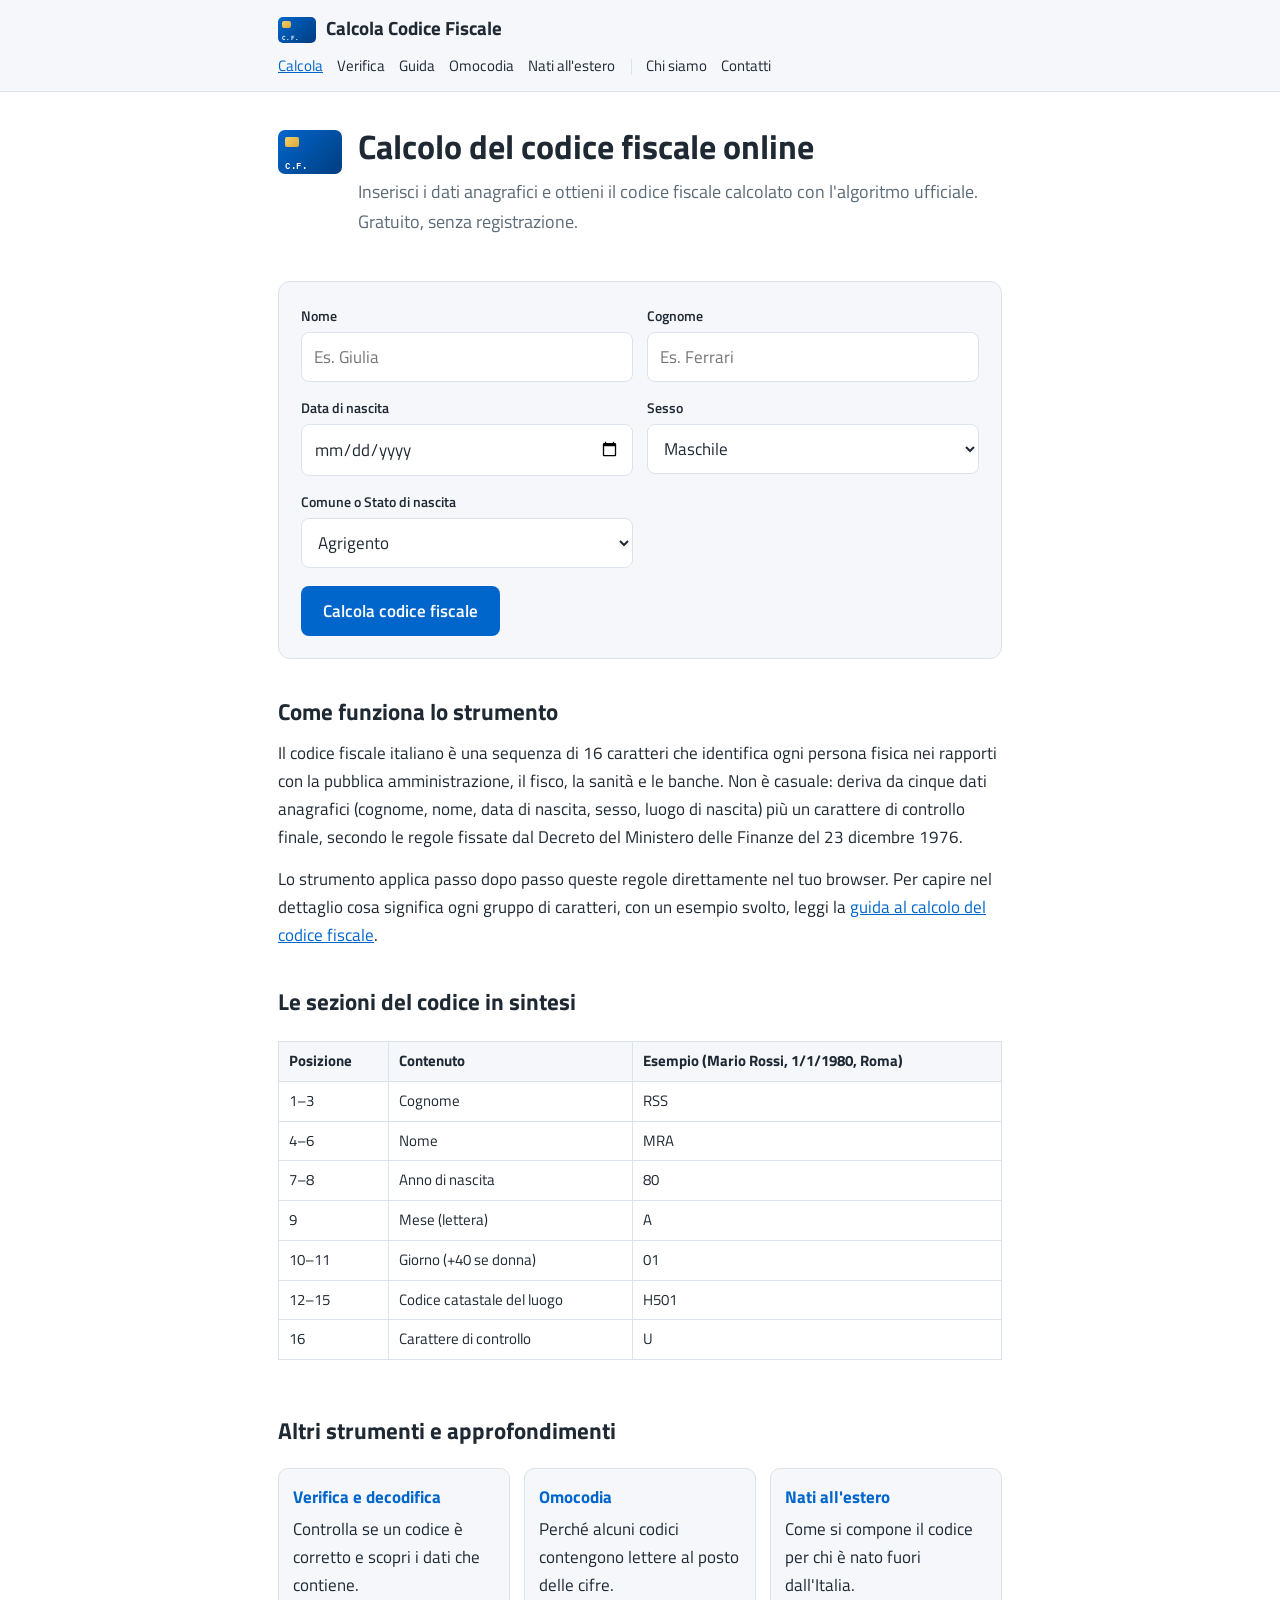
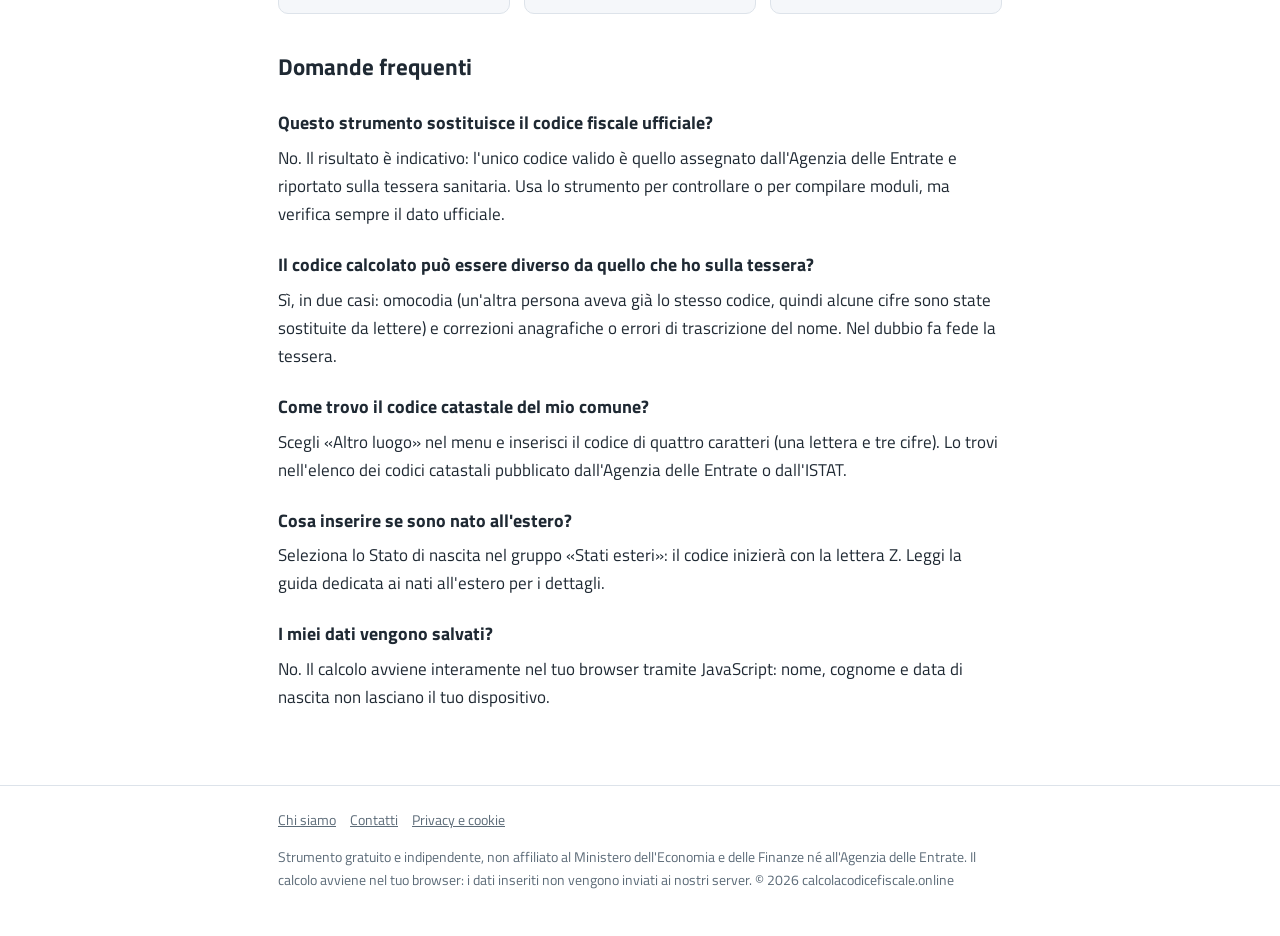
<file: index.html>
<!DOCTYPE html>
<html lang="it">
<head>
<script async src="https://pagead2.googlesyndication.com/pagead/js/adsbygoogle.js?client=ca-pub-8710456647650538" crossorigin="anonymous"></script>
<meta charset="UTF-8">
<meta name="viewport" content="width=device-width, initial-scale=1, viewport-fit=cover">
<link rel="icon" type="image/svg+xml" href="[data-uri]">
<title>Calcolo Codice Fiscale online gratis — strumento e guida</title>
<meta name="description" content="Calcola il codice fiscale online gratis da nome, cognome, data, sesso e luogo di nascita (anche estero). Con guida, verifica e spiegazione dell'omocodia.">
<link rel="canonical" href="https://calcolacodicefiscale.online/">
<meta name="robots" content="index, follow">
<meta property="og:type" content="website"><meta property="og:url" content="https://calcolacodicefiscale.online/"><meta property="og:title" content="Calcolo Codice Fiscale online gratis — strumento e guida"><meta property="og:description" content="Calcola il codice fiscale online gratis da nome, cognome, data, sesso e luogo di nascita (anche estero). Con guida, verifica e spiegazione dell'omocodia."><meta property="og:locale" content="it_IT">
<script type="application/ld+json">{"@context":"https://schema.org","@type":"WebApplication","name":"Calcolo Codice Fiscale","url":"https://calcolacodicefiscale.online/","applicationCategory":"UtilitiesApplication","operatingSystem":"Any","offers":{"@type":"Offer","price":"0","priceCurrency":"EUR"},"inLanguage":"it"}</script><script type="application/ld+json">{"@context": "https://schema.org", "@type": "FAQPage", "mainEntity": [{"@type": "Question", "name": "Questo strumento sostituisce il codice fiscale ufficiale?", "acceptedAnswer": {"@type": "Answer", "text": "No. Il risultato è indicativo: l'unico codice valido è quello assegnato dall'Agenzia delle Entrate e riportato sulla tessera sanitaria. Usa lo strumento per controllare o per compilare moduli, ma verifica sempre il dato ufficiale."}}, {"@type": "Question", "name": "Il codice calcolato può essere diverso da quello che ho sulla tessera?", "acceptedAnswer": {"@type": "Answer", "text": "Sì, in due casi: omocodia (un'altra persona aveva già lo stesso codice, quindi alcune cifre sono state sostituite da lettere) e correzioni anagrafiche o errori di trascrizione del nome. Nel dubbio fa fede la tessera."}}, {"@type": "Question", "name": "Come trovo il codice catastale del mio comune?", "acceptedAnswer": {"@type": "Answer", "text": "Scegli «Altro luogo» nel menu e inserisci il codice di quattro caratteri (una lettera e tre cifre). Lo trovi nell'elenco dei codici catastali pubblicato dall'Agenzia delle Entrate o dall'ISTAT."}}, {"@type": "Question", "name": "Cosa inserire se sono nato all'estero?", "acceptedAnswer": {"@type": "Answer", "text": "Seleziona lo Stato di nascita nel gruppo «Stati esteri»: il codice inizierà con la lettera Z. Leggi la guida dedicata ai nati all'estero per i dettagli."}}, {"@type": "Question", "name": "I miei dati vengono salvati?", "acceptedAnswer": {"@type": "Answer", "text": "No. Il calcolo avviene interamente nel tuo browser tramite JavaScript: nome, cognome e data di nascita non lasciano il tuo dispositivo."}}]}</script>
<link rel="preconnect" href="https://fonts.googleapis.com"><link rel="preconnect" href="https://fonts.gstatic.com" crossorigin>
<link href="https://fonts.googleapis.com/css2?family=Titillium+Web:wght@400;600;700&family=IBM+Plex+Mono:wght@500;600&display=swap" rel="stylesheet">
<style>:root{--ink:#1F2933;--paper:#fff;--paper2:#F5F7FA;--accent:#0066CC;--line:#DDE3EA;--muted:#5C6B78}
@media (prefers-color-scheme:dark){:root{--ink:#EAEEF2;--paper:#0E1A26;--paper2:#152534;--line:#28394A;--muted:#93A4B3;--accent:#4DA3FF}}
*{box-sizing:border-box}html{scroll-padding-top:env(safe-area-inset-top,0px)}
body{margin:0;background:var(--paper);color:var(--ink);font-family:'Titillium Web',system-ui,sans-serif;font-size:17px;line-height:1.65;padding:env(safe-area-inset-top,0px) 0 env(safe-area-inset-bottom,0px)}
.wrap{max-width:760px;margin:0 auto;padding:0 18px}
header.site{border-bottom:1px solid var(--line);background:var(--paper2)}
header.site .wrap{display:flex;flex-wrap:wrap;align-items:center;justify-content:space-between;gap:8px 20px;padding-top:12px;padding-bottom:12px}
.brand{font-weight:700;font-size:19px;color:var(--ink);text-decoration:none}
nav a{color:var(--ink);text-decoration:none;margin-right:14px;font-size:15px;white-space:nowrap}
nav a:hover,nav a.on{color:var(--accent);text-decoration:underline}
main{padding:34px 0 20px}
h1{font-size:clamp(26px,5vw,34px);line-height:1.2;margin:0 0 10px}
h2{font-size:23px;margin:34px 0 8px}h3{font-size:18px;margin:22px 0 6px}
.lead{color:var(--muted);font-size:18px;margin:0 0 24px}
a{color:var(--accent)}p{margin:0 0 14px}ul,ol{padding-left:22px}li{margin-bottom:6px}
.card{background:var(--paper2);border:1px solid var(--line);border-radius:12px;padding:22px;margin:20px 0}
.grid{display:grid;grid-template-columns:1fr 1fr;gap:14px}
@media(max-width:560px){.grid{grid-template-columns:1fr}}
label{display:block;font-size:14px;font-weight:600;margin-bottom:5px}
input,select{width:100%;font:inherit;color:var(--ink);background:var(--paper);border:1px solid var(--line);border-radius:8px;padding:10px 12px}
input:focus,select:focus{outline:2px solid var(--accent)}
button{font:inherit;font-weight:600;color:#fff;background:var(--accent);border:0;border-radius:8px;padding:11px 22px;cursor:pointer;margin-top:18px}
button.ghost{background:transparent;color:var(--ink);border:1px solid var(--line);padding:6px 14px;margin-top:12px;font-size:14px}
.res{display:none;text-align:center;border:2px solid var(--accent)}
.mono,.cf{font-family:'IBM Plex Mono',ui-monospace,monospace}
.cf{font-size:clamp(20px,5vw,30px);font-weight:600;letter-spacing:.06em;word-break:break-all;margin:6px 0}
.err{color:#C0392B;font-size:14px;display:none;margin-top:12px}
.muted{color:var(--muted)}.small{font-size:14px}
table{border-collapse:collapse;width:100%;margin:12px 0 18px;font-size:15px}
th,td{border:1px solid var(--line);padding:7px 10px;text-align:left}th{background:var(--paper2)}
.tbl{overflow-x:auto}
.cards{display:grid;grid-template-columns:repeat(auto-fit,minmax(210px,1fr));gap:14px;margin:18px 0}
.cards a{display:block;border:1px solid var(--line);border-radius:10px;padding:14px;text-decoration:none;color:var(--ink);background:var(--paper2)}
.cards a b{display:block;color:var(--accent);margin-bottom:4px}
.note{border-left:4px solid var(--accent);padding:8px 14px;background:var(--paper2);margin:18px 0}
footer.site{border-top:1px solid var(--line);margin-top:40px;padding:22px 0 30px;font-size:14px;color:var(--muted)}
footer.site a{color:var(--muted);margin-right:14px}
.sep{display:inline-block;width:1px;height:16px;background:var(--line);margin:0 14px 0 2px;vertical-align:middle}
@media(max-width:560px){.sep{display:none}}
.logo{position:relative;display:inline-block;width:38px;height:26px;border-radius:5px;background:linear-gradient(135deg,var(--accent),#003D80);overflow:hidden;vertical-align:middle;margin-right:10px;flex:none}
.logo i{position:absolute;top:4px;left:4px;width:9px;height:7px;border-radius:2px;background:linear-gradient(135deg,#F5D06B,#D9A93B)}
.logo b{position:absolute;bottom:2px;left:4px;right:4px;font:600 6px/1 'IBM Plex Mono',monospace;color:#fff;letter-spacing:.06em}
.logo.big{width:64px;height:44px;border-radius:7px;margin:4px 0 0}
.logo.big i{top:7px;left:7px;width:14px;height:10px}.logo.big b{font-size:9px;bottom:4px;left:7px}
.hero{display:flex;gap:16px;align-items:flex-start}
</style>
</head>
 <!-- Google tag (gtag.js) -->
<script async src="https://www.googletagmanager.com/gtag/js?id=G-M0S7P92HLZ"></script>
<script>
  window.dataLayer = window.dataLayer || [];
  function gtag(){dataLayer.push(arguments);}
  gtag('js', new Date());

  gtag('config', 'G-M0S7P92HLZ');
</script>
<body>
<header class="site"><div class="wrap"><a class="brand" href="index.html"><span class="logo" aria-hidden="true"><i></i><b>C.F.</b></span>Calcola Codice Fiscale</a><nav><a href="index.html" class=on>Calcola</a><a href="verifica-codice-fiscale.html">Verifica</a><a href="come-si-calcola-il-codice-fiscale.html">Guida</a><a href="omocodia.html">Omocodia</a><a href="codice-fiscale-nati-estero.html">Nati all'estero</a><span class="sep"></span><a href="chi-siamo.html">Chi siamo</a><a href="contatti.html">Contatti</a></nav></div></header>
<main><div class="wrap">
<div class="hero"><span class="logo big" aria-hidden="true"><i></i><b>C.F.</b></span><div><h1>Calcolo del codice fiscale online</h1>
<p class="lead">Inserisci i dati anagrafici e ottieni il codice fiscale calcolato con l'algoritmo ufficiale. Gratuito, senza registrazione.</p></div></div>
<div class="card">
<div class="grid">
<div><label for="nome">Nome</label><input id="nome" placeholder="Es. Giulia" autocomplete="off"></div>
<div><label for="cognome">Cognome</label><input id="cognome" placeholder="Es. Ferrari" autocomplete="off"></div>
<div><label for="data">Data di nascita</label><input id="data" type="date"></div>
<div><label for="sesso">Sesso</label><select id="sesso"><option value="M">Maschile</option><option value="F">Femminile</option></select></div>
<div><label for="comune">Comune o Stato di nascita</label><select id="comune"></select></div>
<div id="manualeWrap" style="display:none"><label for="manuale">Codice catastale</label><input id="manuale" maxlength="4" placeholder="Es. H501" class="mono" style="text-transform:uppercase"></div>
</div>
<button id="calcola">Calcola codice fiscale</button>
<p id="errore" class="err"></p>
</div>
<div id="risultato" class="card res"><p class="small muted" style="margin:0">Il tuo codice fiscale</p><p id="cfOutput" class="cf"></p><div id="barcode" style="margin:14px 0 4px"></div><p class="small muted" style="margin:0 0 4px">Codice a barre in formato Code 39, lo stesso usato per il codice fiscale sulla tessera sanitaria.</p><button class="ghost" id="copia">Copia</button> <span id="copiato" class="small muted" style="display:none">Copiato.</span>
<p class="small muted" style="margin-top:14px">Vuoi controllare un codice esistente? Usa lo strumento di <a href="verifica-codice-fiscale.html">verifica e decodifica</a>.</p></div>
<h2>Come funziona lo strumento</h2>
<p>Il codice fiscale italiano è una sequenza di 16 caratteri che identifica ogni persona fisica nei rapporti con la pubblica amministrazione, il fisco, la sanità e le banche. Non è casuale: deriva da cinque dati anagrafici (cognome, nome, data di nascita, sesso, luogo di nascita) più un carattere di controllo finale, secondo le regole fissate dal Decreto del Ministero delle Finanze del 23 dicembre 1976.</p>
<p>Lo strumento applica passo dopo passo queste regole direttamente nel tuo browser. Per capire nel dettaglio cosa significa ogni gruppo di caratteri, con un esempio svolto, leggi la <a href="come-si-calcola-il-codice-fiscale.html">guida al calcolo del codice fiscale</a>.</p>
<h2>Le sezioni del codice in sintesi</h2>
<div class="tbl"><table><tr><th>Posizione</th><th>Contenuto</th><th>Esempio (Mario Rossi, 1/1/1980, Roma)</th></tr>
<tr><td>1–3</td><td>Cognome</td><td>RSS</td></tr><tr><td>4–6</td><td>Nome</td><td>MRA</td></tr><tr><td>7–8</td><td>Anno di nascita</td><td>80</td></tr><tr><td>9</td><td>Mese (lettera)</td><td>A</td></tr><tr><td>10–11</td><td>Giorno (+40 se donna)</td><td>01</td></tr><tr><td>12–15</td><td>Codice catastale del luogo</td><td>H501</td></tr><tr><td>16</td><td>Carattere di controllo</td><td>U</td></tr></table></div>
<h2>Altri strumenti e approfondimenti</h2>
<div class="cards"><a href="verifica-codice-fiscale.html"><b>Verifica e decodifica</b>Controlla se un codice è corretto e scopri i dati che contiene.</a><a href="omocodia.html"><b>Omocodia</b>Perché alcuni codici contengono lettere al posto delle cifre.</a><a href="codice-fiscale-nati-estero.html"><b>Nati all'estero</b>Come si compone il codice per chi è nato fuori dall'Italia.</a></div>
<h2>Domande frequenti</h2>
<h3>Questo strumento sostituisce il codice fiscale ufficiale?</h3><p>No. Il risultato è indicativo: l'unico codice valido è quello assegnato dall'Agenzia delle Entrate e riportato sulla tessera sanitaria. Usa lo strumento per controllare o per compilare moduli, ma verifica sempre il dato ufficiale.</p><h3>Il codice calcolato può essere diverso da quello che ho sulla tessera?</h3><p>Sì, in due casi: omocodia (un'altra persona aveva già lo stesso codice, quindi alcune cifre sono state sostituite da lettere) e correzioni anagrafiche o errori di trascrizione del nome. Nel dubbio fa fede la tessera.</p><h3>Come trovo il codice catastale del mio comune?</h3><p>Scegli «Altro luogo» nel menu e inserisci il codice di quattro caratteri (una lettera e tre cifre). Lo trovi nell'elenco dei codici catastali pubblicato dall'Agenzia delle Entrate o dall'ISTAT.</p><h3>Cosa inserire se sono nato all'estero?</h3><p>Seleziona lo Stato di nascita nel gruppo «Stati esteri»: il codice inizierà con la lettera Z. Leggi la guida dedicata ai nati all'estero per i dettagli.</p><h3>I miei dati vengono salvati?</h3><p>No. Il calcolo avviene interamente nel tuo browser tramite JavaScript: nome, cognome e data di nascita non lasciano il tuo dispositivo.</p>
</div></main>
<footer class="site"><div class="wrap"><p><a href="chi-siamo.html">Chi siamo</a><a href="contatti.html">Contatti</a><a href="privacy-policy.html">Privacy e cookie</a></p><p>Strumento gratuito e indipendente, non affiliato al Ministero dell'Economia e delle Finanze né all'Agenzia delle Entrate. Il calcolo avviene nel tuo browser: i dati inseriti non vengono inviati ai nostri server. © 2026 calcolacodicefiscale.online</p></div></footer>
<script>/* Libreria codice fiscale: calcolo, verifica, decodifica (con omocodia) */
const CF={
 V:'AEIOU',
 MESI:'ABCDEHLMPRST',
 OMO:'LMNPQRSTUV',
 POS_OMO:[6,7,9,10,12,13,14],
 DISP:{0:1,1:0,2:5,3:7,4:9,5:13,6:15,7:17,8:19,9:21,A:1,B:0,C:5,D:7,E:9,F:13,G:15,H:17,I:19,J:21,K:2,L:4,M:18,N:20,O:11,P:3,Q:6,R:8,S:12,T:14,U:16,V:10,W:22,X:25,Y:24,Z:23},
 norm(s){return s.toUpperCase().replace(/[ÀÁÂÄ]/g,'A').replace(/[ÈÉÊË]/g,'E').replace(/[ÌÍÎÏ]/g,'I').replace(/[ÒÓÔÖ]/g,'O').replace(/[ÙÚÛÜ]/g,'U').replace(/[^A-Z]/g,'')},
 cons(s){return [...s].filter(c=>!CF.V.includes(c)).join('')},
 voc(s){return [...s].filter(c=>CF.V.includes(c)).join('')},
 cognome(v){const s=CF.norm(v);return (CF.cons(s)+CF.voc(s)+'XXX').slice(0,3)},
 nome(v){const s=CF.norm(v),c=CF.cons(s);if(c.length>=4)return c[0]+c[2]+c[3];return (c+CF.voc(s)+'XXX').slice(0,3)},
 dataOk(y,m,d){const t=new Date(Date.UTC(y,m-1,d));return t.getUTCFullYear()===y&&t.getUTCMonth()===m-1&&t.getUTCDate()===d},
 data(iso,sesso){const [y,m,d]=iso.split('-').map(Number);return String(y).slice(-2).padStart(2,'0')+CF.MESI[m-1]+String(d+(sesso==='F'?40:0)).padStart(2,'0')},
 ctrl(c15){let s=0;for(let i=0;i<15;i++){const ch=c15[i];s+=(i%2===0)?CF.DISP[ch]:(/\d/.test(ch)?+ch:ch.charCodeAt(0)-65)}return String.fromCharCode(65+s%26)},
 calcola(n,c,iso,sesso,belfiore){const k=CF.cognome(c)+CF.nome(n)+CF.data(iso,sesso)+belfiore;return k+CF.ctrl(k)},
 /* decodifica: restituisce {ok, errori[], ...} */
 decodifica(raw){
  const cf=raw.toUpperCase().replace(/\s/g,''),err=[];
  if(!/^[A-Z]{6}[0-9LMNPQRSTUV]{2}[A-Z][0-9LMNPQRSTUV]{2}[A-Z][0-9LMNPQRSTUV]{3}[A-Z]$/.test(cf))return{ok:false,errori:['Formato non valido: servono 16 caratteri nella sequenza corretta (6 lettere, 2 cifre, 1 lettera, 2 cifre, 1 lettera, 3 cifre, 1 lettera).']};
  let omo=false,a=[...cf];
  CF.POS_OMO.forEach(i=>{const p=CF.OMO.indexOf(a[i]);if(p>=0){omo=true;a[i]=String(p)}});
  const n=a.join(''),att=CF.ctrl(cf.slice(0,15));
  if(att!==cf[15])err.push('Il carattere di controllo non corrisponde (atteso '+att+'): il codice contiene un errore.');
  const mese=CF.MESI.indexOf(n[8])+1;if(!mese)err.push('Lettera del mese non valida.');
  let g=+n.slice(9,11),sesso='M';if(g>40){sesso='F';g-=40}
  const yy=+n.slice(6,8),anno=yy+(yy<=new Date().getFullYear()%100?2000:1900);
  if(mese&&!CF.dataOk(anno,mese,g)&&!CF.dataOk(anno-100,mese,g))err.push('Giorno non valido per il mese indicato.');
  return{ok:!err.length,errori:err,cf,omocodia:omo,sesso,giorno:g,mese,annoA:anno,annoB:anno-100,belfiore:n.slice(11,15),cognome:cf.slice(0,3),nome:cf.slice(3,6),normale:n.slice(0,15)+CF.ctrl(n.slice(0,15))}
 }
};
const COMUNI=[["Roma","H501"],["Milano","F205"],["Napoli","F839"],["Torino","L219"],["Palermo","G273"],["Genova","D969"],["Bologna","A944"],["Firenze","D612"],["Bari","A662"],["Venezia","L736"],["Verona","L781"],["Catania","C351"],["Padova","G224"],["Trieste","L424"],["Brescia","B157"],["Prato","G999"],["Taranto","L049"],["Reggio Calabria","H224"],["Reggio nell'Emilia","H223"],["Perugia","G478"],["Livorno","E625"],["Cagliari","B354"],["Foggia","D643"],["Rimini","H294"],["Salerno","H703"],["Ferrara","D548"],["Sassari","I452"],["Latina","E472"],["Pescara","G482"],["Monza","F704"],["Bergamo","A794"],["Ancona","A271"],["Novara","F952"],["Piacenza","G535"],["Udine","L483"],["Lecce","E506"],["Trento","L378"],["Vicenza","L840"],["Terni","L117"],["Como","C933"],["Siena","I726"],
["Aosta","A326"],["Bolzano","A952"],["Campobasso","B519"],["Potenza","G942"],["Catanzaro","C352"],["L'Aquila","A345"],["Cosenza","D086"],["Messina","F158"],["Siracusa","I754"],["Parma","G337"],["Modena","F257"],["Ravenna","H199"],["Arezzo","A390"],["Pisa","G702"],["Lucca","E715"],["Pistoia","G713"],["La Spezia","E463"],["Savona","I480"],["Varese","L682"],["Cremona","D150"],["Mantova","E897"],["Pavia","G388"],["Treviso","L407"],["Belluno","A757"],["Pordenone","G888"],["Gorizia","E098"],["Cuneo","D205"],["Asti","A479"],["Alessandria","A182"],["Brindisi","B180"],["Caserta","B963"],["Avellino","A509"],["Benevento","A783"],["Viterbo","M082"],["Rieti","H282"],["Frosinone","D810"],["Macerata","E783"],["Teramo","L103"],["Chieti","C632"],["Nuoro","F979"],["Oristano","G113"],["Trapani","L331"],["Agrigento","A089"],["Ragusa","H163"],["Matera","F052"],["Isernia","E335"],["Imperia","E290"],["Biella","A859"],["Vercelli","L750"],["Lodi","E648"],["Sondrio","I829"],["Rovigo","H620"],["Grosseto","E202"],["Forlì","D704"],["Cesena","C573"],["Massa","F023"],["Lecco","E507"],["Crotone","D122"]];
const STATI=[["Albania","Z100"],["Algeria","Z301"],["Argentina","Z600"],["Austria","Z102"],["Bangladesh","Z249"],["Belgio","Z103"],["Brasile","Z602"],["Canada","Z401"],["Cina","Z210"],["Colombia","Z604"],["Croazia","Z149"],["Ecuador","Z605"],["Egitto","Z336"],["Filippine","Z216"],["Francia","Z110"],["Germania","Z112"],["Ghana","Z318"],["Grecia","Z115"],["India","Z222"],["Marocco","Z330"],["Messico","Z514"],["Moldova","Z140"],["Nigeria","Z335"],["Paesi Bassi","Z126"],["Pakistan","Z223"],["Perù","Z611"],["Polonia","Z127"],["Portogallo","Z128"],["Regno Unito","Z114"],["Romania","Z129"],["Russia","Z154"],["Senegal","Z343"],["Spagna","Z131"],["Stati Uniti","Z404"],["Svizzera","Z133"],["Tunisia","Z352"],["Turchia","Z243"],["Ucraina","Z138"],["Venezuela","Z614"]];
function riempiLuoghi(sel){
 const og=(l,arr)=>{const g=document.createElement('optgroup');g.label=l;arr.slice().sort((a,b)=>a[0].localeCompare(b[0],'it')).forEach(([n,c])=>{const o=document.createElement('option');o.value=c;o.textContent=n;g.appendChild(o)});sel.appendChild(g)};
 og('Comuni italiani',COMUNI);og('Stati esteri',STATI);
 const g=document.createElement('optgroup');g.label='Altro';const o=document.createElement('option');o.value='ALTRO';o.textContent='Altro luogo (inserisci il codice)…';g.appendChild(o);sel.appendChild(g);
}

/* Code 39: pattern a 9 elementi (barra,spazio,...) 1 = largo, 0 = stretto */
CF.C39={'0':'000110100','1':'100100001','2':'001100001','3':'101100000','4':'000110001','5':'100110000','6':'001110000','7':'000100101','8':'100100100','9':'001100100','A':'100001001','B':'001001001','C':'101001000','D':'000011001','E':'100011000','F':'001011000','G':'000001101','H':'100001100','I':'001001100','J':'000011100','K':'100000011','L':'001000011','M':'101000010','N':'000010011','O':'100010010','P':'001010010','Q':'000000111','R':'100000110','S':'001000110','T':'000010110','U':'110000001','V':'011000001','W':'111000000','X':'010010001','Y':'110010000','Z':'011010000','*':'010010100'};
CF.barcode=function(text){
 const N=2,W=5,Q=20,H=64,t='*'+text+'*';let x=Q,bars='';
 for(const ch of t){const p=CF.C39[ch];if(!p)return '';
  for(let i=0;i<9;i++){const w=p[i]==='1'?W:N;if(i%2===0)bars+='<rect x="'+x+'" y="0" width="'+w+'" height="'+H+'"/>';x+=w}
  x+=N}
 const tot=x-N+Q;
 return '<svg xmlns="http://www.w3.org/2000/svg" viewBox="0 0 '+tot+' '+(H+22)+'" role="img" aria-label="Codice a barre Code 39 di '+text+'" style="max-width:100%;width:'+Math.min(tot,420)+'px;height:auto;background:#fff;border-radius:6px"><g fill="#000">'+bars+'</g><text x="'+tot/2+'" y="'+(H+16)+'" text-anchor="middle" font-family="IBM Plex Mono,monospace" font-size="13" fill="#000" letter-spacing="2">'+text+'</text></svg>';
};
</script>
<script>
const sel=document.getElementById('comune');riempiLuoghi(sel);
sel.addEventListener('change',()=>{document.getElementById('manualeWrap').style.display=sel.value==='ALTRO'?'block':'none'});
const $=id=>document.getElementById(id);
function err(m){$('errore').textContent=m;$('errore').style.display='block';$('risultato').style.display='none'}
$('calcola').onclick=()=>{
 $('errore').style.display='none';
 const n=$('nome').value.trim(),c=$('cognome').value.trim(),d=$('data').value;
 let b=sel.value;if(b==='ALTRO')b=$('manuale').value.trim().toUpperCase();
 if(!n||!c)return err('Inserisci nome e cognome.');
 if(!CF.norm(n)||!CF.norm(c))return err('Nome e cognome devono contenere almeno una lettera.');
 if(!d)return err('Inserisci la data di nascita.');
 const [y,m,g]=d.split('-').map(Number);if(y<1850||!CF.dataOk(y,m,g)||new Date(d)>new Date())return err('Data di nascita non valida.');
 if(!/^[A-Z][0-9]{3}$/.test(b))return err('Codice catastale non valido: serve una lettera e tre cifre.');
 const out=CF.calcola(n,c,d,$('sesso').value,b);$('cfOutput').textContent=out;$('barcode').innerHTML=CF.barcode(out);
 $('risultato').style.display='block';$('copiato').style.display='none';
};
$('copia').onclick=()=>navigator.clipboard.writeText($('cfOutput').textContent).then(()=>$('copiato').style.display='inline');
</script>
</body></html>
</file>
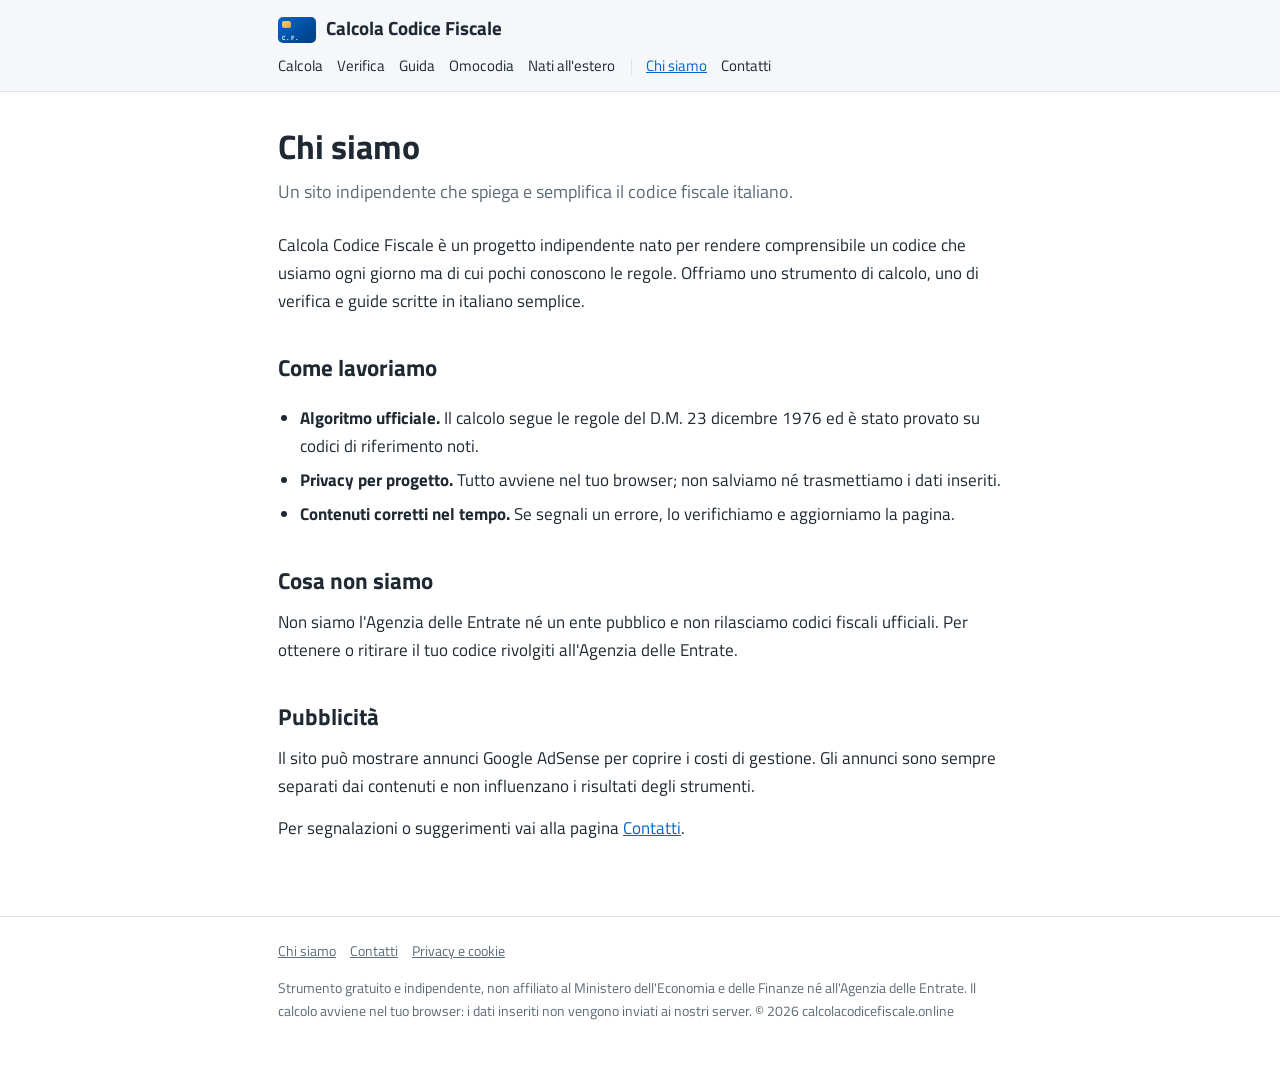
<file: chi-siamo.html>
<!DOCTYPE html>
<html lang="it">
<head>
<script async src="https://pagead2.googlesyndication.com/pagead/js/adsbygoogle.js?client=ca-pub-8710456647650538" crossorigin="anonymous"></script>
<meta charset="UTF-8">
<meta name="viewport" content="width=device-width, initial-scale=1, viewport-fit=cover">
<link rel="icon" type="image/svg+xml" href="[data-uri]">
<title>Chi siamo — Calcola Codice Fiscale</title>
<meta name="description" content="Chi gestisce calcolacodicefiscale.online, come è fatto lo strumento e come lo manteniamo aggiornato.">
<link rel="canonical" href="https://calcolacodicefiscale.online/chi-siamo.html">
<meta name="robots" content="index, follow">
<meta property="og:type" content="website"><meta property="og:url" content="https://calcolacodicefiscale.online/chi-siamo.html"><meta property="og:title" content="Chi siamo — Calcola Codice Fiscale"><meta property="og:description" content="Chi gestisce calcolacodicefiscale.online, come è fatto lo strumento e come lo manteniamo aggiornato."><meta property="og:locale" content="it_IT">

<link rel="preconnect" href="https://fonts.googleapis.com"><link rel="preconnect" href="https://fonts.gstatic.com" crossorigin>
<link href="https://fonts.googleapis.com/css2?family=Titillium+Web:wght@400;600;700&family=IBM+Plex+Mono:wght@500;600&display=swap" rel="stylesheet">
<style>:root{--ink:#1F2933;--paper:#fff;--paper2:#F5F7FA;--accent:#0066CC;--line:#DDE3EA;--muted:#5C6B78}
@media (prefers-color-scheme:dark){:root{--ink:#EAEEF2;--paper:#0E1A26;--paper2:#152534;--line:#28394A;--muted:#93A4B3;--accent:#4DA3FF}}
*{box-sizing:border-box}html{scroll-padding-top:env(safe-area-inset-top,0px)}
body{margin:0;background:var(--paper);color:var(--ink);font-family:'Titillium Web',system-ui,sans-serif;font-size:17px;line-height:1.65;padding:env(safe-area-inset-top,0px) 0 env(safe-area-inset-bottom,0px)}
.wrap{max-width:760px;margin:0 auto;padding:0 18px}
header.site{border-bottom:1px solid var(--line);background:var(--paper2)}
header.site .wrap{display:flex;flex-wrap:wrap;align-items:center;justify-content:space-between;gap:8px 20px;padding-top:12px;padding-bottom:12px}
.brand{font-weight:700;font-size:19px;color:var(--ink);text-decoration:none}
nav a{color:var(--ink);text-decoration:none;margin-right:14px;font-size:15px;white-space:nowrap}
nav a:hover,nav a.on{color:var(--accent);text-decoration:underline}
main{padding:34px 0 20px}
h1{font-size:clamp(26px,5vw,34px);line-height:1.2;margin:0 0 10px}
h2{font-size:23px;margin:34px 0 8px}h3{font-size:18px;margin:22px 0 6px}
.lead{color:var(--muted);font-size:18px;margin:0 0 24px}
a{color:var(--accent)}p{margin:0 0 14px}ul,ol{padding-left:22px}li{margin-bottom:6px}
.card{background:var(--paper2);border:1px solid var(--line);border-radius:12px;padding:22px;margin:20px 0}
.grid{display:grid;grid-template-columns:1fr 1fr;gap:14px}
@media(max-width:560px){.grid{grid-template-columns:1fr}}
label{display:block;font-size:14px;font-weight:600;margin-bottom:5px}
input,select{width:100%;font:inherit;color:var(--ink);background:var(--paper);border:1px solid var(--line);border-radius:8px;padding:10px 12px}
input:focus,select:focus{outline:2px solid var(--accent)}
button{font:inherit;font-weight:600;color:#fff;background:var(--accent);border:0;border-radius:8px;padding:11px 22px;cursor:pointer;margin-top:18px}
button.ghost{background:transparent;color:var(--ink);border:1px solid var(--line);padding:6px 14px;margin-top:12px;font-size:14px}
.res{display:none;text-align:center;border:2px solid var(--accent)}
.mono,.cf{font-family:'IBM Plex Mono',ui-monospace,monospace}
.cf{font-size:clamp(20px,5vw,30px);font-weight:600;letter-spacing:.06em;word-break:break-all;margin:6px 0}
.err{color:#C0392B;font-size:14px;display:none;margin-top:12px}
.muted{color:var(--muted)}.small{font-size:14px}
table{border-collapse:collapse;width:100%;margin:12px 0 18px;font-size:15px}
th,td{border:1px solid var(--line);padding:7px 10px;text-align:left}th{background:var(--paper2)}
.tbl{overflow-x:auto}
.cards{display:grid;grid-template-columns:repeat(auto-fit,minmax(210px,1fr));gap:14px;margin:18px 0}
.cards a{display:block;border:1px solid var(--line);border-radius:10px;padding:14px;text-decoration:none;color:var(--ink);background:var(--paper2)}
.cards a b{display:block;color:var(--accent);margin-bottom:4px}
.note{border-left:4px solid var(--accent);padding:8px 14px;background:var(--paper2);margin:18px 0}
footer.site{border-top:1px solid var(--line);margin-top:40px;padding:22px 0 30px;font-size:14px;color:var(--muted)}
footer.site a{color:var(--muted);margin-right:14px}
.sep{display:inline-block;width:1px;height:16px;background:var(--line);margin:0 14px 0 2px;vertical-align:middle}
@media(max-width:560px){.sep{display:none}}
.logo{position:relative;display:inline-block;width:38px;height:26px;border-radius:5px;background:linear-gradient(135deg,var(--accent),#003D80);overflow:hidden;vertical-align:middle;margin-right:10px;flex:none}
.logo i{position:absolute;top:4px;left:4px;width:9px;height:7px;border-radius:2px;background:linear-gradient(135deg,#F5D06B,#D9A93B)}
.logo b{position:absolute;bottom:2px;left:4px;right:4px;font:600 6px/1 'IBM Plex Mono',monospace;color:#fff;letter-spacing:.06em}
.logo.big{width:64px;height:44px;border-radius:7px;margin:4px 0 0}
.logo.big i{top:7px;left:7px;width:14px;height:10px}.logo.big b{font-size:9px;bottom:4px;left:7px}
.hero{display:flex;gap:16px;align-items:flex-start}
</style>
</head>
<body>
<header class="site"><div class="wrap"><a class="brand" href="index.html"><span class="logo" aria-hidden="true"><i></i><b>C.F.</b></span>Calcola Codice Fiscale</a><nav><a href="index.html">Calcola</a><a href="verifica-codice-fiscale.html">Verifica</a><a href="come-si-calcola-il-codice-fiscale.html">Guida</a><a href="omocodia.html">Omocodia</a><a href="codice-fiscale-nati-estero.html">Nati all'estero</a><span class="sep"></span><a href="chi-siamo.html" class=on>Chi siamo</a><a href="contatti.html">Contatti</a></nav></div></header>
<main><div class="wrap">
<h1>Chi siamo</h1>
<p class="lead">Un sito indipendente che spiega e semplifica il codice fiscale italiano.</p>
<p>Calcola Codice Fiscale è un progetto indipendente nato per rendere comprensibile un codice che usiamo ogni giorno ma di cui pochi conoscono le regole. Offriamo uno strumento di calcolo, uno di verifica e guide scritte in italiano semplice.</p>
<h2>Come lavoriamo</h2>
<ul><li><b>Algoritmo ufficiale.</b> Il calcolo segue le regole del D.M. 23 dicembre 1976 ed è stato provato su codici di riferimento noti.</li><li><b>Privacy per progetto.</b> Tutto avviene nel tuo browser; non salviamo né trasmettiamo i dati inseriti.</li><li><b>Contenuti corretti nel tempo.</b> Se segnali un errore, lo verifichiamo e aggiorniamo la pagina.</li></ul>
<h2>Cosa non siamo</h2>
<p>Non siamo l'Agenzia delle Entrate né un ente pubblico e non rilasciamo codici fiscali ufficiali. Per ottenere o ritirare il tuo codice rivolgiti all'Agenzia delle Entrate.</p>
<h2>Pubblicità</h2>
<p>Il sito può mostrare annunci Google AdSense per coprire i costi di gestione. Gli annunci sono sempre separati dai contenuti e non influenzano i risultati degli strumenti.</p>
<p>Per segnalazioni o suggerimenti vai alla pagina <a href="contatti.html">Contatti</a>.</p>
</div></main>
<footer class="site"><div class="wrap"><p><a href="chi-siamo.html">Chi siamo</a><a href="contatti.html">Contatti</a><a href="privacy-policy.html">Privacy e cookie</a></p><p>Strumento gratuito e indipendente, non affiliato al Ministero dell'Economia e delle Finanze né all'Agenzia delle Entrate. Il calcolo avviene nel tuo browser: i dati inseriti non vengono inviati ai nostri server. © 2026 calcolacodicefiscale.online</p></div></footer>

</body></html>
</file>
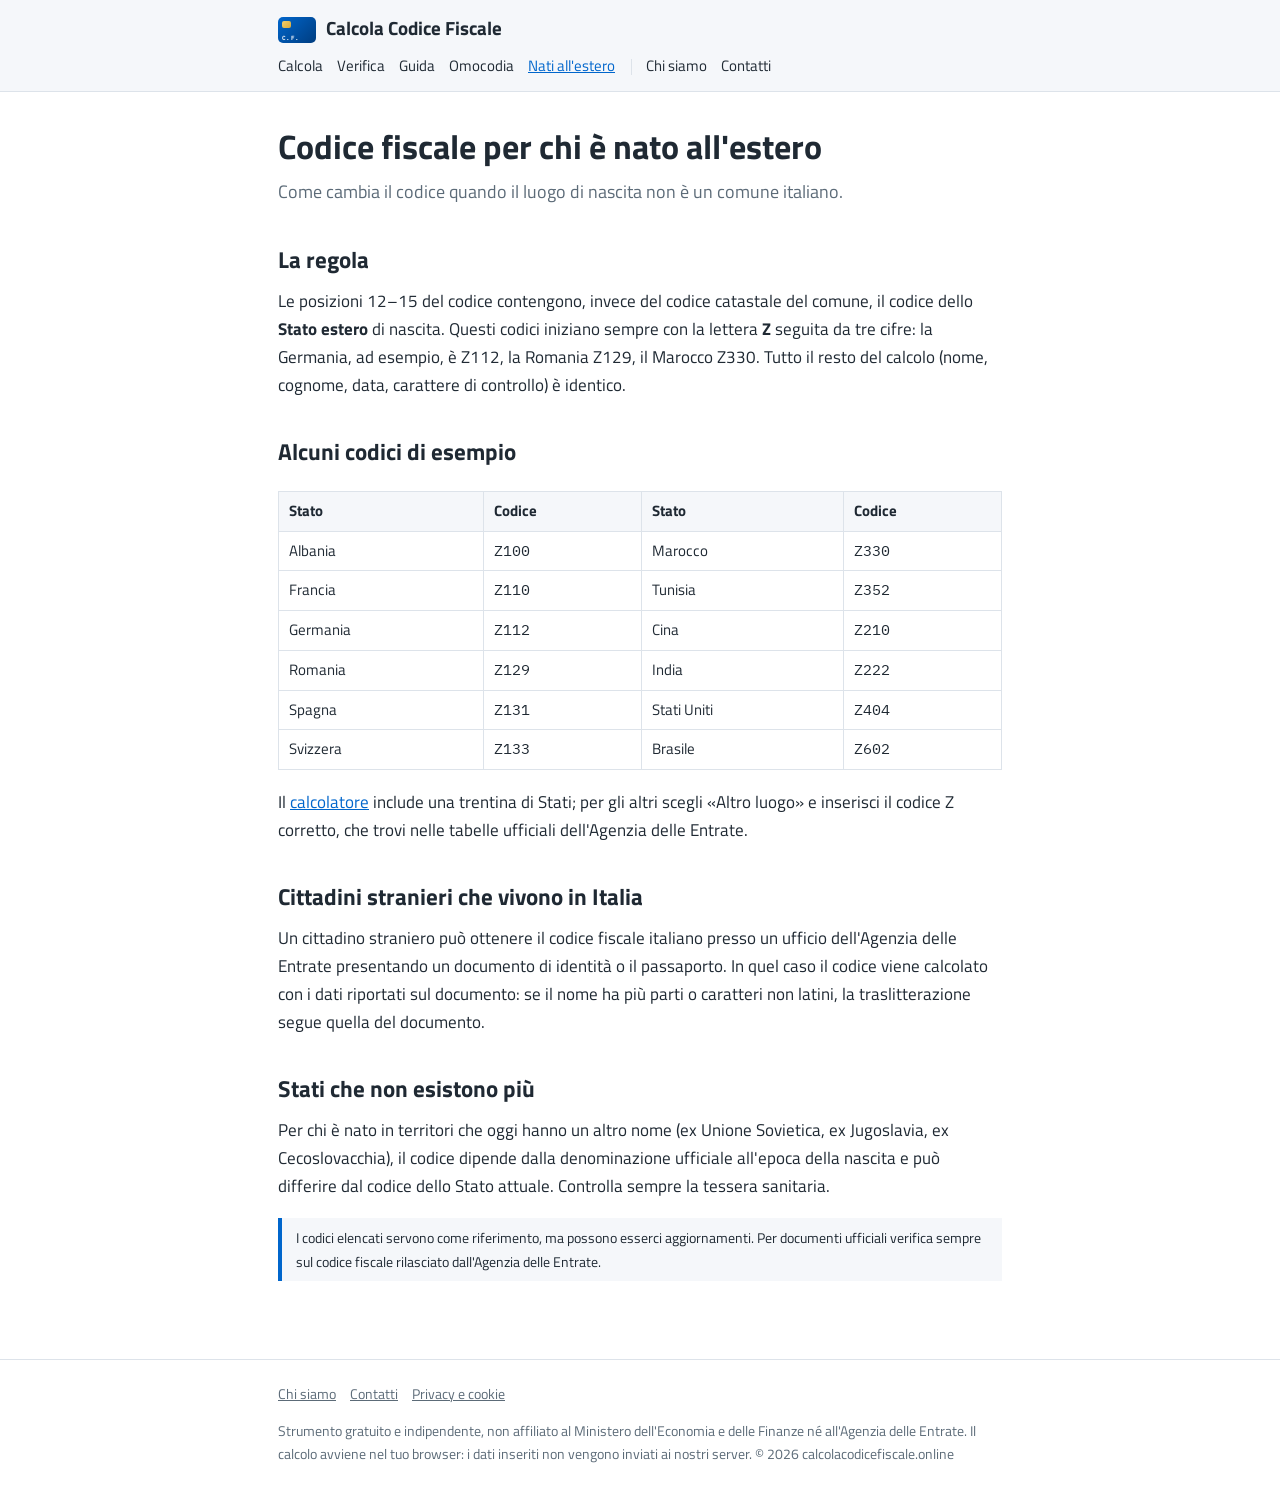
<file: codice-fiscale-nati-estero.html>
<!DOCTYPE html>
<html lang="it">
<head>
<script async src="https://pagead2.googlesyndication.com/pagead/js/adsbygoogle.js?client=ca-pub-8710456647650538" crossorigin="anonymous"></script>
<meta charset="UTF-8">
<meta name="viewport" content="width=device-width, initial-scale=1, viewport-fit=cover">
<link rel="icon" type="image/svg+xml" href="[data-uri]">
<title>Codice fiscale per nati all'estero: come si calcola</title>
<meta name="description" content="Come si calcola il codice fiscale per chi è nato all'estero: codici Z degli Stati, esempi e indicazioni per i cittadini stranieri.">
<link rel="canonical" href="https://calcolacodicefiscale.online/codice-fiscale-nati-estero.html">
<meta name="robots" content="index, follow">
<meta property="og:type" content="website"><meta property="og:url" content="https://calcolacodicefiscale.online/codice-fiscale-nati-estero.html"><meta property="og:title" content="Codice fiscale per nati all'estero: come si calcola"><meta property="og:description" content="Come si calcola il codice fiscale per chi è nato all'estero: codici Z degli Stati, esempi e indicazioni per i cittadini stranieri."><meta property="og:locale" content="it_IT">

<link rel="preconnect" href="https://fonts.googleapis.com"><link rel="preconnect" href="https://fonts.gstatic.com" crossorigin>
<link href="https://fonts.googleapis.com/css2?family=Titillium+Web:wght@400;600;700&family=IBM+Plex+Mono:wght@500;600&display=swap" rel="stylesheet">
<style>:root{--ink:#1F2933;--paper:#fff;--paper2:#F5F7FA;--accent:#0066CC;--line:#DDE3EA;--muted:#5C6B78}
@media (prefers-color-scheme:dark){:root{--ink:#EAEEF2;--paper:#0E1A26;--paper2:#152534;--line:#28394A;--muted:#93A4B3;--accent:#4DA3FF}}
*{box-sizing:border-box}html{scroll-padding-top:env(safe-area-inset-top,0px)}
body{margin:0;background:var(--paper);color:var(--ink);font-family:'Titillium Web',system-ui,sans-serif;font-size:17px;line-height:1.65;padding:env(safe-area-inset-top,0px) 0 env(safe-area-inset-bottom,0px)}
.wrap{max-width:760px;margin:0 auto;padding:0 18px}
header.site{border-bottom:1px solid var(--line);background:var(--paper2)}
header.site .wrap{display:flex;flex-wrap:wrap;align-items:center;justify-content:space-between;gap:8px 20px;padding-top:12px;padding-bottom:12px}
.brand{font-weight:700;font-size:19px;color:var(--ink);text-decoration:none}
nav a{color:var(--ink);text-decoration:none;margin-right:14px;font-size:15px;white-space:nowrap}
nav a:hover,nav a.on{color:var(--accent);text-decoration:underline}
main{padding:34px 0 20px}
h1{font-size:clamp(26px,5vw,34px);line-height:1.2;margin:0 0 10px}
h2{font-size:23px;margin:34px 0 8px}h3{font-size:18px;margin:22px 0 6px}
.lead{color:var(--muted);font-size:18px;margin:0 0 24px}
a{color:var(--accent)}p{margin:0 0 14px}ul,ol{padding-left:22px}li{margin-bottom:6px}
.card{background:var(--paper2);border:1px solid var(--line);border-radius:12px;padding:22px;margin:20px 0}
.grid{display:grid;grid-template-columns:1fr 1fr;gap:14px}
@media(max-width:560px){.grid{grid-template-columns:1fr}}
label{display:block;font-size:14px;font-weight:600;margin-bottom:5px}
input,select{width:100%;font:inherit;color:var(--ink);background:var(--paper);border:1px solid var(--line);border-radius:8px;padding:10px 12px}
input:focus,select:focus{outline:2px solid var(--accent)}
button{font:inherit;font-weight:600;color:#fff;background:var(--accent);border:0;border-radius:8px;padding:11px 22px;cursor:pointer;margin-top:18px}
button.ghost{background:transparent;color:var(--ink);border:1px solid var(--line);padding:6px 14px;margin-top:12px;font-size:14px}
.res{display:none;text-align:center;border:2px solid var(--accent)}
.mono,.cf{font-family:'IBM Plex Mono',ui-monospace,monospace}
.cf{font-size:clamp(20px,5vw,30px);font-weight:600;letter-spacing:.06em;word-break:break-all;margin:6px 0}
.err{color:#C0392B;font-size:14px;display:none;margin-top:12px}
.muted{color:var(--muted)}.small{font-size:14px}
table{border-collapse:collapse;width:100%;margin:12px 0 18px;font-size:15px}
th,td{border:1px solid var(--line);padding:7px 10px;text-align:left}th{background:var(--paper2)}
.tbl{overflow-x:auto}
.cards{display:grid;grid-template-columns:repeat(auto-fit,minmax(210px,1fr));gap:14px;margin:18px 0}
.cards a{display:block;border:1px solid var(--line);border-radius:10px;padding:14px;text-decoration:none;color:var(--ink);background:var(--paper2)}
.cards a b{display:block;color:var(--accent);margin-bottom:4px}
.note{border-left:4px solid var(--accent);padding:8px 14px;background:var(--paper2);margin:18px 0}
footer.site{border-top:1px solid var(--line);margin-top:40px;padding:22px 0 30px;font-size:14px;color:var(--muted)}
footer.site a{color:var(--muted);margin-right:14px}
.sep{display:inline-block;width:1px;height:16px;background:var(--line);margin:0 14px 0 2px;vertical-align:middle}
@media(max-width:560px){.sep{display:none}}
.logo{position:relative;display:inline-block;width:38px;height:26px;border-radius:5px;background:linear-gradient(135deg,var(--accent),#003D80);overflow:hidden;vertical-align:middle;margin-right:10px;flex:none}
.logo i{position:absolute;top:4px;left:4px;width:9px;height:7px;border-radius:2px;background:linear-gradient(135deg,#F5D06B,#D9A93B)}
.logo b{position:absolute;bottom:2px;left:4px;right:4px;font:600 6px/1 'IBM Plex Mono',monospace;color:#fff;letter-spacing:.06em}
.logo.big{width:64px;height:44px;border-radius:7px;margin:4px 0 0}
.logo.big i{top:7px;left:7px;width:14px;height:10px}.logo.big b{font-size:9px;bottom:4px;left:7px}
.hero{display:flex;gap:16px;align-items:flex-start}
</style>
</head>
<body>
<header class="site"><div class="wrap"><a class="brand" href="index.html"><span class="logo" aria-hidden="true"><i></i><b>C.F.</b></span>Calcola Codice Fiscale</a><nav><a href="index.html">Calcola</a><a href="verifica-codice-fiscale.html">Verifica</a><a href="come-si-calcola-il-codice-fiscale.html">Guida</a><a href="omocodia.html">Omocodia</a><a href="codice-fiscale-nati-estero.html" class=on>Nati all'estero</a><span class="sep"></span><a href="chi-siamo.html">Chi siamo</a><a href="contatti.html">Contatti</a></nav></div></header>
<main><div class="wrap">
<h1>Codice fiscale per chi è nato all'estero</h1>
<p class="lead">Come cambia il codice quando il luogo di nascita non è un comune italiano.</p>
<h2>La regola</h2>
<p>Le posizioni 12–15 del codice contengono, invece del codice catastale del comune, il codice dello <b>Stato estero</b> di nascita. Questi codici iniziano sempre con la lettera <b>Z</b> seguita da tre cifre: la Germania, ad esempio, è Z112, la Romania Z129, il Marocco Z330. Tutto il resto del calcolo (nome, cognome, data, carattere di controllo) è identico.</p>
<h2>Alcuni codici di esempio</h2>
<div class="tbl"><table><tr><th>Stato</th><th>Codice</th><th>Stato</th><th>Codice</th></tr><tr><td>Albania</td><td class="mono">Z100</td><td>Marocco</td><td class="mono">Z330</td></tr><tr><td>Francia</td><td class="mono">Z110</td><td>Tunisia</td><td class="mono">Z352</td></tr><tr><td>Germania</td><td class="mono">Z112</td><td>Cina</td><td class="mono">Z210</td></tr><tr><td>Romania</td><td class="mono">Z129</td><td>India</td><td class="mono">Z222</td></tr><tr><td>Spagna</td><td class="mono">Z131</td><td>Stati Uniti</td><td class="mono">Z404</td></tr><tr><td>Svizzera</td><td class="mono">Z133</td><td>Brasile</td><td class="mono">Z602</td></tr></table></div>
<p>Il <a href="index.html">calcolatore</a> include una trentina di Stati; per gli altri scegli «Altro luogo» e inserisci il codice Z corretto, che trovi nelle tabelle ufficiali dell'Agenzia delle Entrate.</p>
<h2>Cittadini stranieri che vivono in Italia</h2>
<p>Un cittadino straniero può ottenere il codice fiscale italiano presso un ufficio dell'Agenzia delle Entrate presentando un documento di identità o il passaporto. In quel caso il codice viene calcolato con i dati riportati sul documento: se il nome ha più parti o caratteri non latini, la traslitterazione segue quella del documento.</p>
<h2>Stati che non esistono più</h2>
<p>Per chi è nato in territori che oggi hanno un altro nome (ex Unione Sovietica, ex Jugoslavia, ex Cecoslovacchia), il codice dipende dalla denominazione ufficiale all'epoca della nascita e può differire dal codice dello Stato attuale. Controlla sempre la tessera sanitaria.</p>
<div class="note small">I codici elencati servono come riferimento, ma possono esserci aggiornamenti. Per documenti ufficiali verifica sempre sul codice fiscale rilasciato dall'Agenzia delle Entrate.</div>
</div></main>
<footer class="site"><div class="wrap"><p><a href="chi-siamo.html">Chi siamo</a><a href="contatti.html">Contatti</a><a href="privacy-policy.html">Privacy e cookie</a></p><p>Strumento gratuito e indipendente, non affiliato al Ministero dell'Economia e delle Finanze né all'Agenzia delle Entrate. Il calcolo avviene nel tuo browser: i dati inseriti non vengono inviati ai nostri server. © 2026 calcolacodicefiscale.online</p></div></footer>

</body></html>
</file>
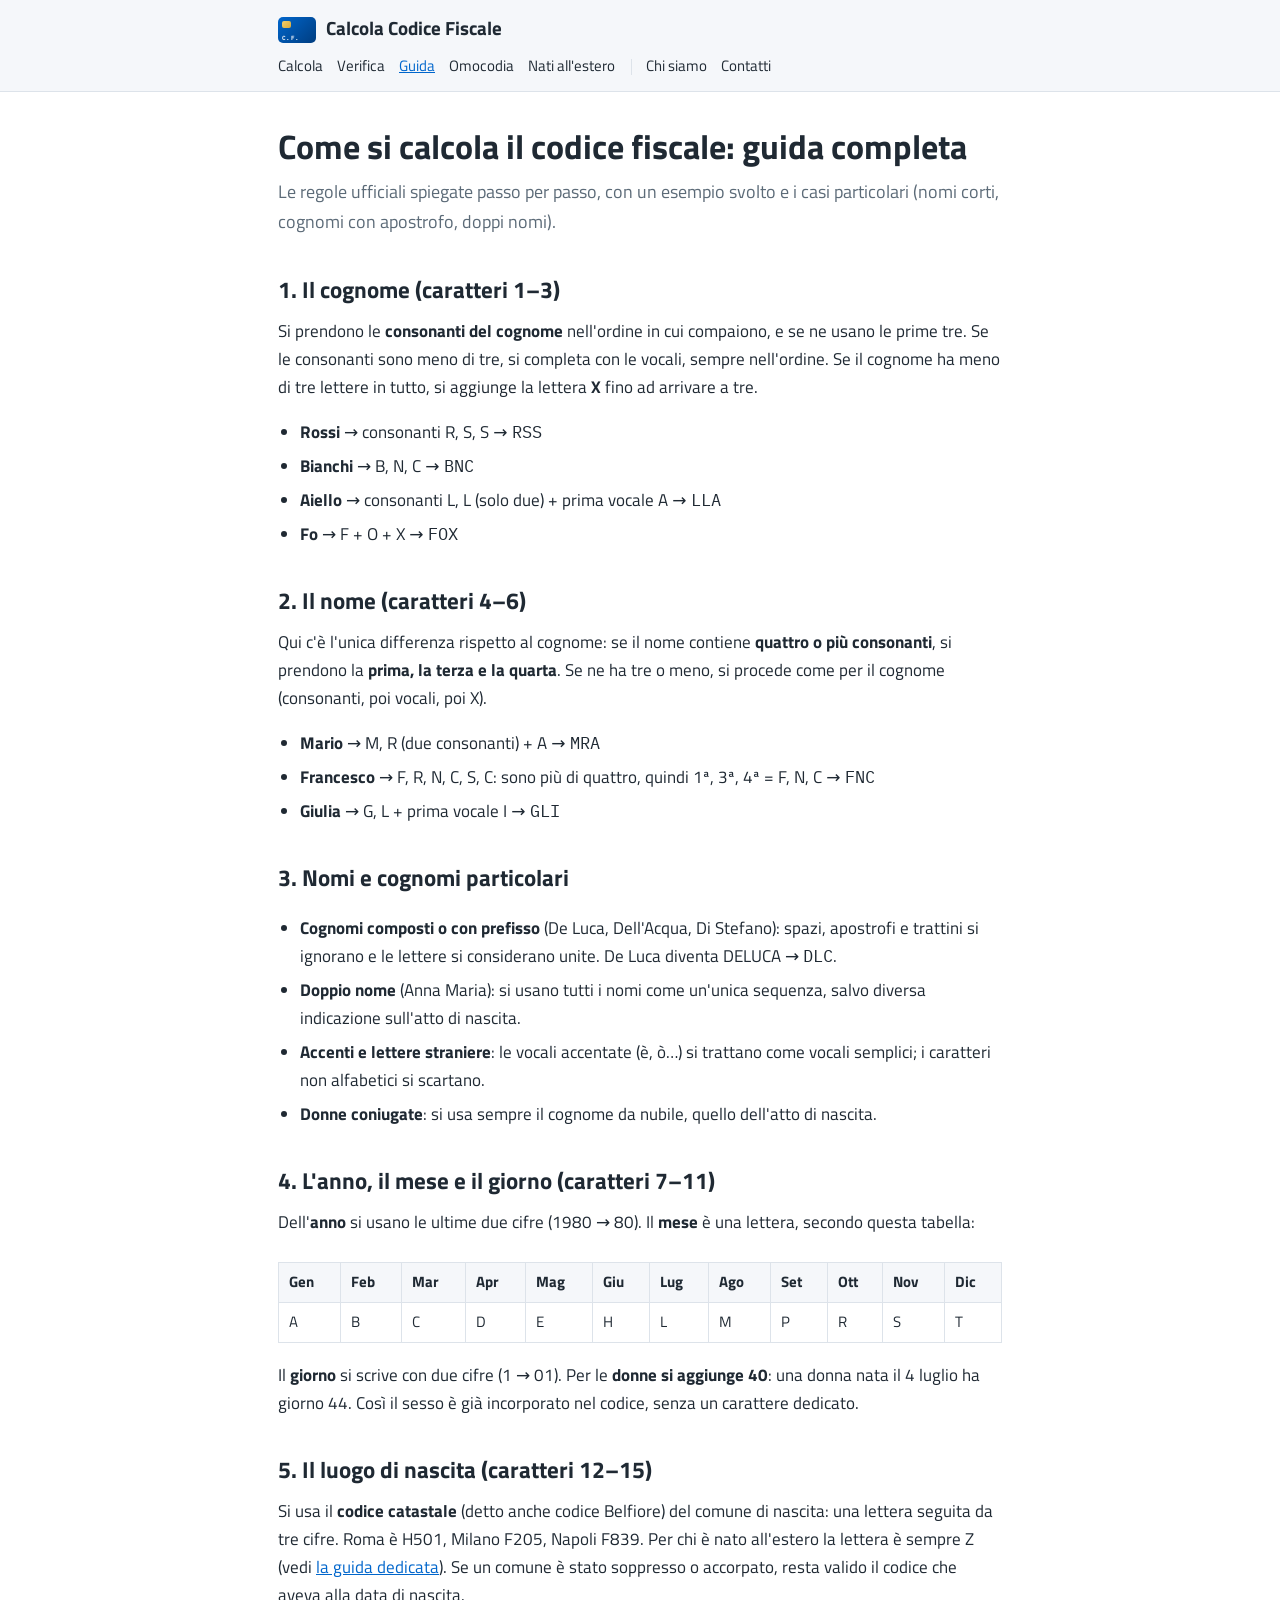
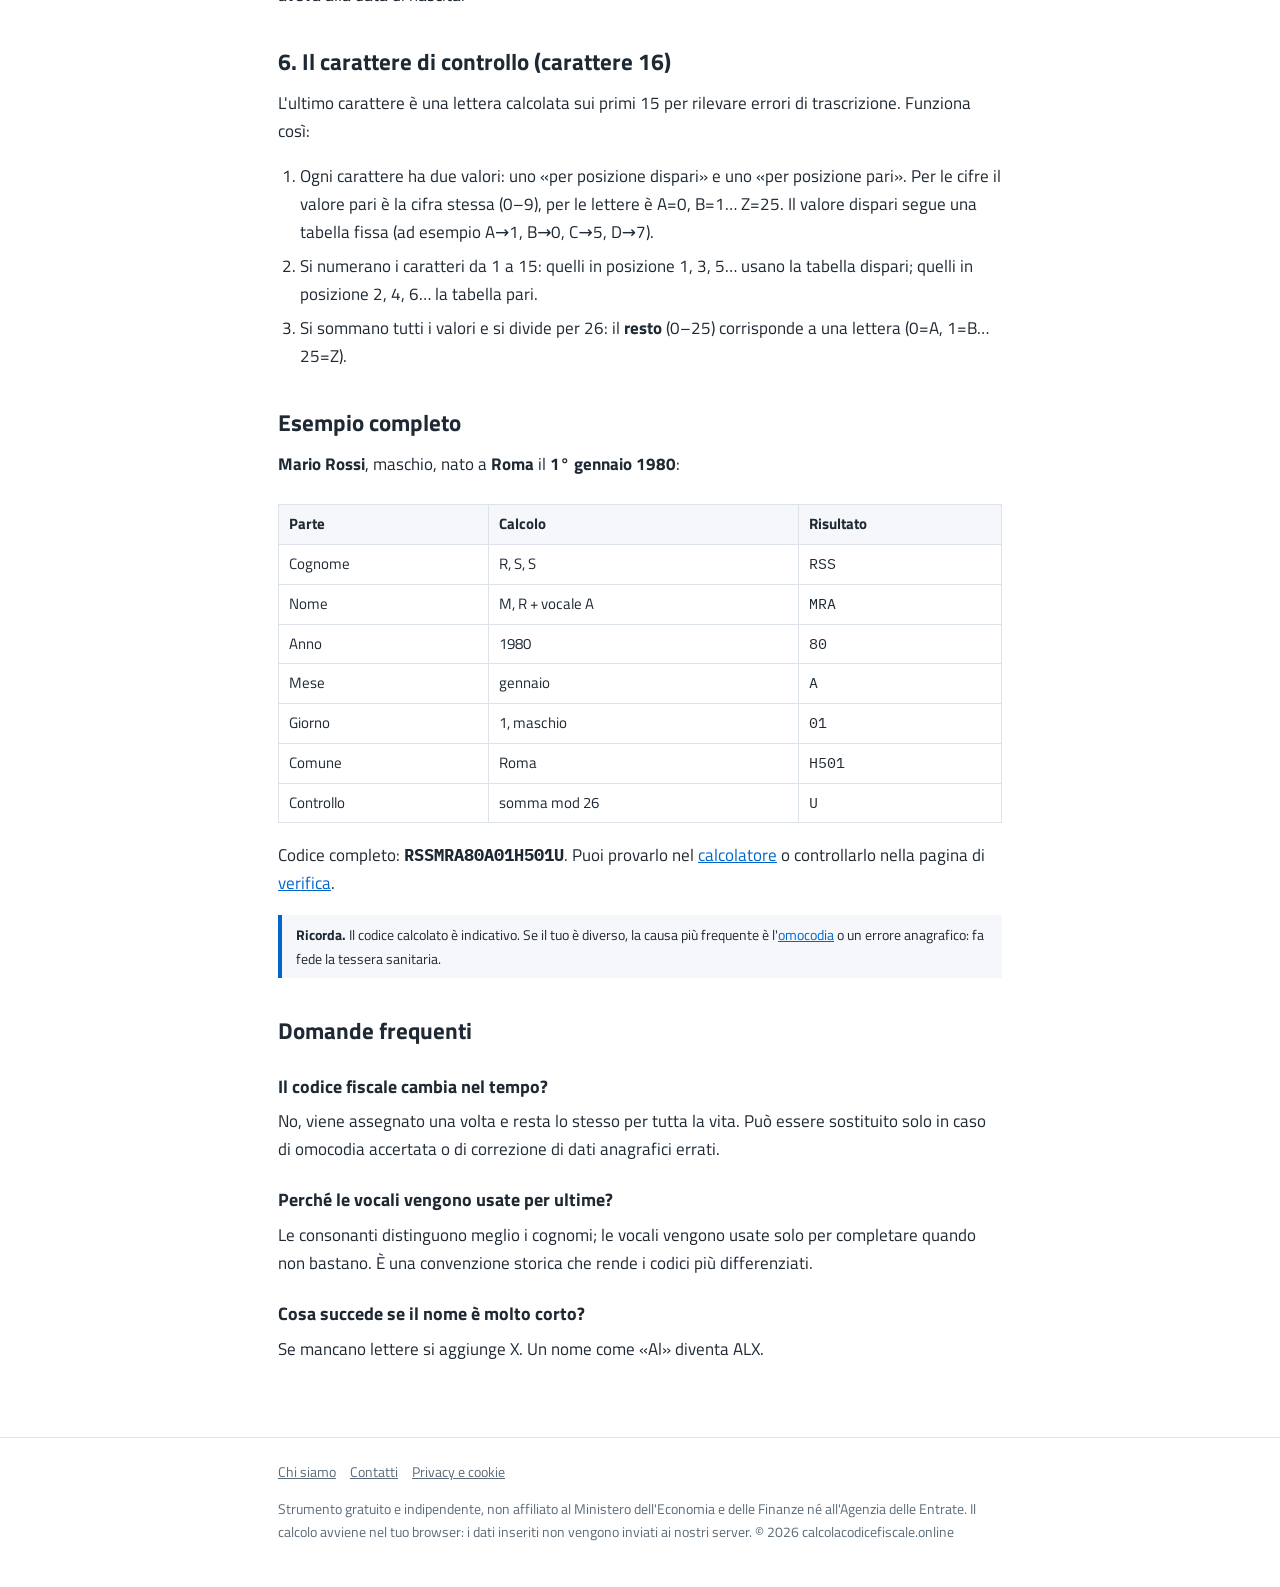
<file: come-si-calcola-il-codice-fiscale.html>
<!DOCTYPE html>
<html lang="it">
<head>
<script async src="https://pagead2.googlesyndication.com/pagead/js/adsbygoogle.js?client=ca-pub-8710456647650538" crossorigin="anonymous"></script>
<meta charset="UTF-8">
<meta name="viewport" content="width=device-width, initial-scale=1, viewport-fit=cover">
<link rel="icon" type="image/svg+xml" href="[data-uri]">
<title>Come si calcola il codice fiscale: guida con esempio</title>
<meta name="description" content="Guida completa al calcolo del codice fiscale: regole per cognome, nome, data, luogo e carattere di controllo, con esempio svolto e casi particolari.">
<link rel="canonical" href="https://calcolacodicefiscale.online/come-si-calcola-il-codice-fiscale.html">
<meta name="robots" content="index, follow">
<meta property="og:type" content="website"><meta property="og:url" content="https://calcolacodicefiscale.online/come-si-calcola-il-codice-fiscale.html"><meta property="og:title" content="Come si calcola il codice fiscale: guida con esempio"><meta property="og:description" content="Guida completa al calcolo del codice fiscale: regole per cognome, nome, data, luogo e carattere di controllo, con esempio svolto e casi particolari."><meta property="og:locale" content="it_IT">

<link rel="preconnect" href="https://fonts.googleapis.com"><link rel="preconnect" href="https://fonts.gstatic.com" crossorigin>
<link href="https://fonts.googleapis.com/css2?family=Titillium+Web:wght@400;600;700&family=IBM+Plex+Mono:wght@500;600&display=swap" rel="stylesheet">
<style>:root{--ink:#1F2933;--paper:#fff;--paper2:#F5F7FA;--accent:#0066CC;--line:#DDE3EA;--muted:#5C6B78}
@media (prefers-color-scheme:dark){:root{--ink:#EAEEF2;--paper:#0E1A26;--paper2:#152534;--line:#28394A;--muted:#93A4B3;--accent:#4DA3FF}}
*{box-sizing:border-box}html{scroll-padding-top:env(safe-area-inset-top,0px)}
body{margin:0;background:var(--paper);color:var(--ink);font-family:'Titillium Web',system-ui,sans-serif;font-size:17px;line-height:1.65;padding:env(safe-area-inset-top,0px) 0 env(safe-area-inset-bottom,0px)}
.wrap{max-width:760px;margin:0 auto;padding:0 18px}
header.site{border-bottom:1px solid var(--line);background:var(--paper2)}
header.site .wrap{display:flex;flex-wrap:wrap;align-items:center;justify-content:space-between;gap:8px 20px;padding-top:12px;padding-bottom:12px}
.brand{font-weight:700;font-size:19px;color:var(--ink);text-decoration:none}
nav a{color:var(--ink);text-decoration:none;margin-right:14px;font-size:15px;white-space:nowrap}
nav a:hover,nav a.on{color:var(--accent);text-decoration:underline}
main{padding:34px 0 20px}
h1{font-size:clamp(26px,5vw,34px);line-height:1.2;margin:0 0 10px}
h2{font-size:23px;margin:34px 0 8px}h3{font-size:18px;margin:22px 0 6px}
.lead{color:var(--muted);font-size:18px;margin:0 0 24px}
a{color:var(--accent)}p{margin:0 0 14px}ul,ol{padding-left:22px}li{margin-bottom:6px}
.card{background:var(--paper2);border:1px solid var(--line);border-radius:12px;padding:22px;margin:20px 0}
.grid{display:grid;grid-template-columns:1fr 1fr;gap:14px}
@media(max-width:560px){.grid{grid-template-columns:1fr}}
label{display:block;font-size:14px;font-weight:600;margin-bottom:5px}
input,select{width:100%;font:inherit;color:var(--ink);background:var(--paper);border:1px solid var(--line);border-radius:8px;padding:10px 12px}
input:focus,select:focus{outline:2px solid var(--accent)}
button{font:inherit;font-weight:600;color:#fff;background:var(--accent);border:0;border-radius:8px;padding:11px 22px;cursor:pointer;margin-top:18px}
button.ghost{background:transparent;color:var(--ink);border:1px solid var(--line);padding:6px 14px;margin-top:12px;font-size:14px}
.res{display:none;text-align:center;border:2px solid var(--accent)}
.mono,.cf{font-family:'IBM Plex Mono',ui-monospace,monospace}
.cf{font-size:clamp(20px,5vw,30px);font-weight:600;letter-spacing:.06em;word-break:break-all;margin:6px 0}
.err{color:#C0392B;font-size:14px;display:none;margin-top:12px}
.muted{color:var(--muted)}.small{font-size:14px}
table{border-collapse:collapse;width:100%;margin:12px 0 18px;font-size:15px}
th,td{border:1px solid var(--line);padding:7px 10px;text-align:left}th{background:var(--paper2)}
.tbl{overflow-x:auto}
.cards{display:grid;grid-template-columns:repeat(auto-fit,minmax(210px,1fr));gap:14px;margin:18px 0}
.cards a{display:block;border:1px solid var(--line);border-radius:10px;padding:14px;text-decoration:none;color:var(--ink);background:var(--paper2)}
.cards a b{display:block;color:var(--accent);margin-bottom:4px}
.note{border-left:4px solid var(--accent);padding:8px 14px;background:var(--paper2);margin:18px 0}
footer.site{border-top:1px solid var(--line);margin-top:40px;padding:22px 0 30px;font-size:14px;color:var(--muted)}
footer.site a{color:var(--muted);margin-right:14px}
.sep{display:inline-block;width:1px;height:16px;background:var(--line);margin:0 14px 0 2px;vertical-align:middle}
@media(max-width:560px){.sep{display:none}}
.logo{position:relative;display:inline-block;width:38px;height:26px;border-radius:5px;background:linear-gradient(135deg,var(--accent),#003D80);overflow:hidden;vertical-align:middle;margin-right:10px;flex:none}
.logo i{position:absolute;top:4px;left:4px;width:9px;height:7px;border-radius:2px;background:linear-gradient(135deg,#F5D06B,#D9A93B)}
.logo b{position:absolute;bottom:2px;left:4px;right:4px;font:600 6px/1 'IBM Plex Mono',monospace;color:#fff;letter-spacing:.06em}
.logo.big{width:64px;height:44px;border-radius:7px;margin:4px 0 0}
.logo.big i{top:7px;left:7px;width:14px;height:10px}.logo.big b{font-size:9px;bottom:4px;left:7px}
.hero{display:flex;gap:16px;align-items:flex-start}
</style>
</head>
<body>
<header class="site"><div class="wrap"><a class="brand" href="index.html"><span class="logo" aria-hidden="true"><i></i><b>C.F.</b></span>Calcola Codice Fiscale</a><nav><a href="index.html">Calcola</a><a href="verifica-codice-fiscale.html">Verifica</a><a href="come-si-calcola-il-codice-fiscale.html" class=on>Guida</a><a href="omocodia.html">Omocodia</a><a href="codice-fiscale-nati-estero.html">Nati all'estero</a><span class="sep"></span><a href="chi-siamo.html">Chi siamo</a><a href="contatti.html">Contatti</a></nav></div></header>
<main><div class="wrap">
<h1>Come si calcola il codice fiscale: guida completa</h1>
<p class="lead">Le regole ufficiali spiegate passo per passo, con un esempio svolto e i casi particolari (nomi corti, cognomi con apostrofo, doppi nomi).</p>
<h2>1. Il cognome (caratteri 1–3)</h2>
<p>Si prendono le <b>consonanti del cognome</b> nell'ordine in cui compaiono, e se ne usano le prime tre. Se le consonanti sono meno di tre, si completa con le vocali, sempre nell'ordine. Se il cognome ha meno di tre lettere in tutto, si aggiunge la lettera <b>X</b> fino ad arrivare a tre.</p>
<ul><li><b>Rossi</b> → consonanti R, S, S → <span class="mono">RSS</span></li><li><b>Bianchi</b> → B, N, C → <span class="mono">BNC</span></li><li><b>Aiello</b> → consonanti L, L (solo due) + prima vocale A → <span class="mono">LLA</span></li><li><b>Fo</b> → F + O + X → <span class="mono">FOX</span></li></ul>
<h2>2. Il nome (caratteri 4–6)</h2>
<p>Qui c'è l'unica differenza rispetto al cognome: se il nome contiene <b>quattro o più consonanti</b>, si prendono la <b>prima, la terza e la quarta</b>. Se ne ha tre o meno, si procede come per il cognome (consonanti, poi vocali, poi X).</p>
<ul><li><b>Mario</b> → M, R (due consonanti) + A → <span class="mono">MRA</span></li><li><b>Francesco</b> → F, R, N, C, S, C: sono più di quattro, quindi 1ª, 3ª, 4ª = F, N, C → <span class="mono">FNC</span></li><li><b>Giulia</b> → G, L + prima vocale I → <span class="mono">GLI</span></li></ul>
<h2>3. Nomi e cognomi particolari</h2>
<ul><li><b>Cognomi composti o con prefisso</b> (De Luca, Dell'Acqua, Di Stefano): spazi, apostrofi e trattini si ignorano e le lettere si considerano unite. De Luca diventa DELUCA → <span class="mono">DLC</span>.</li><li><b>Doppio nome</b> (Anna Maria): si usano tutti i nomi come un'unica sequenza, salvo diversa indicazione sull'atto di nascita.</li><li><b>Accenti e lettere straniere</b>: le vocali accentate (è, ò…) si trattano come vocali semplici; i caratteri non alfabetici si scartano.</li><li><b>Donne coniugate</b>: si usa sempre il cognome da nubile, quello dell'atto di nascita.</li></ul>
<h2>4. L'anno, il mese e il giorno (caratteri 7–11)</h2>
<p>Dell'<b>anno</b> si usano le ultime due cifre (1980 → 80). Il <b>mese</b> è una lettera, secondo questa tabella:</p>
<div class="tbl"><table><tr><th>Gen</th><th>Feb</th><th>Mar</th><th>Apr</th><th>Mag</th><th>Giu</th><th>Lug</th><th>Ago</th><th>Set</th><th>Ott</th><th>Nov</th><th>Dic</th></tr><tr><td>A</td><td>B</td><td>C</td><td>D</td><td>E</td><td>H</td><td>L</td><td>M</td><td>P</td><td>R</td><td>S</td><td>T</td></tr></table></div>
<p>Il <b>giorno</b> si scrive con due cifre (1 → 01). Per le <b>donne si aggiunge 40</b>: una donna nata il 4 luglio ha giorno 44. Così il sesso è già incorporato nel codice, senza un carattere dedicato.</p>
<h2>5. Il luogo di nascita (caratteri 12–15)</h2>
<p>Si usa il <b>codice catastale</b> (detto anche codice Belfiore) del comune di nascita: una lettera seguita da tre cifre. Roma è H501, Milano F205, Napoli F839. Per chi è nato all'estero la lettera è sempre Z (vedi <a href="codice-fiscale-nati-estero.html">la guida dedicata</a>). Se un comune è stato soppresso o accorpato, resta valido il codice che aveva alla data di nascita.</p>
<h2>6. Il carattere di controllo (carattere 16)</h2>
<p>L'ultimo carattere è una lettera calcolata sui primi 15 per rilevare errori di trascrizione. Funziona così:</p>
<ol><li>Ogni carattere ha due valori: uno «per posizione dispari» e uno «per posizione pari». Per le cifre il valore pari è la cifra stessa (0–9), per le lettere è A=0, B=1… Z=25. Il valore dispari segue una tabella fissa (ad esempio A→1, B→0, C→5, D→7).</li><li>Si numerano i caratteri da 1 a 15: quelli in posizione 1, 3, 5… usano la tabella dispari; quelli in posizione 2, 4, 6… la tabella pari.</li><li>Si sommano tutti i valori e si divide per 26: il <b>resto</b> (0–25) corrisponde a una lettera (0=A, 1=B… 25=Z).</li></ol>
<h2>Esempio completo</h2>
<p><b>Mario Rossi</b>, maschio, nato a <b>Roma</b> il <b>1° gennaio 1980</b>:</p>
<div class="tbl"><table><tr><th>Parte</th><th>Calcolo</th><th>Risultato</th></tr><tr><td>Cognome</td><td>R, S, S</td><td class="mono">RSS</td></tr><tr><td>Nome</td><td>M, R + vocale A</td><td class="mono">MRA</td></tr><tr><td>Anno</td><td>1980</td><td class="mono">80</td></tr><tr><td>Mese</td><td>gennaio</td><td class="mono">A</td></tr><tr><td>Giorno</td><td>1, maschio</td><td class="mono">01</td></tr><tr><td>Comune</td><td>Roma</td><td class="mono">H501</td></tr><tr><td>Controllo</td><td>somma mod 26</td><td class="mono">U</td></tr></table></div>
<p>Codice completo: <span class="mono"><b>RSSMRA80A01H501U</b></span>. Puoi provarlo nel <a href="index.html">calcolatore</a> o controllarlo nella pagina di <a href="verifica-codice-fiscale.html">verifica</a>.</p>
<div class="note small"><b>Ricorda.</b> Il codice calcolato è indicativo. Se il tuo è diverso, la causa più frequente è l'<a href="omocodia.html">omocodia</a> o un errore anagrafico: fa fede la tessera sanitaria.</div>
<h2>Domande frequenti</h2>
<h3>Il codice fiscale cambia nel tempo?</h3><p>No, viene assegnato una volta e resta lo stesso per tutta la vita. Può essere sostituito solo in caso di omocodia accertata o di correzione di dati anagrafici errati.</p>
<h3>Perché le vocali vengono usate per ultime?</h3><p>Le consonanti distinguono meglio i cognomi; le vocali vengono usate solo per completare quando non bastano. È una convenzione storica che rende i codici più differenziati.</p>
<h3>Cosa succede se il nome è molto corto?</h3><p>Se mancano lettere si aggiunge X. Un nome come «Al» diventa ALX.</p>
</div></main>
<footer class="site"><div class="wrap"><p><a href="chi-siamo.html">Chi siamo</a><a href="contatti.html">Contatti</a><a href="privacy-policy.html">Privacy e cookie</a></p><p>Strumento gratuito e indipendente, non affiliato al Ministero dell'Economia e delle Finanze né all'Agenzia delle Entrate. Il calcolo avviene nel tuo browser: i dati inseriti non vengono inviati ai nostri server. © 2026 calcolacodicefiscale.online</p></div></footer>

</body></html>
</file>
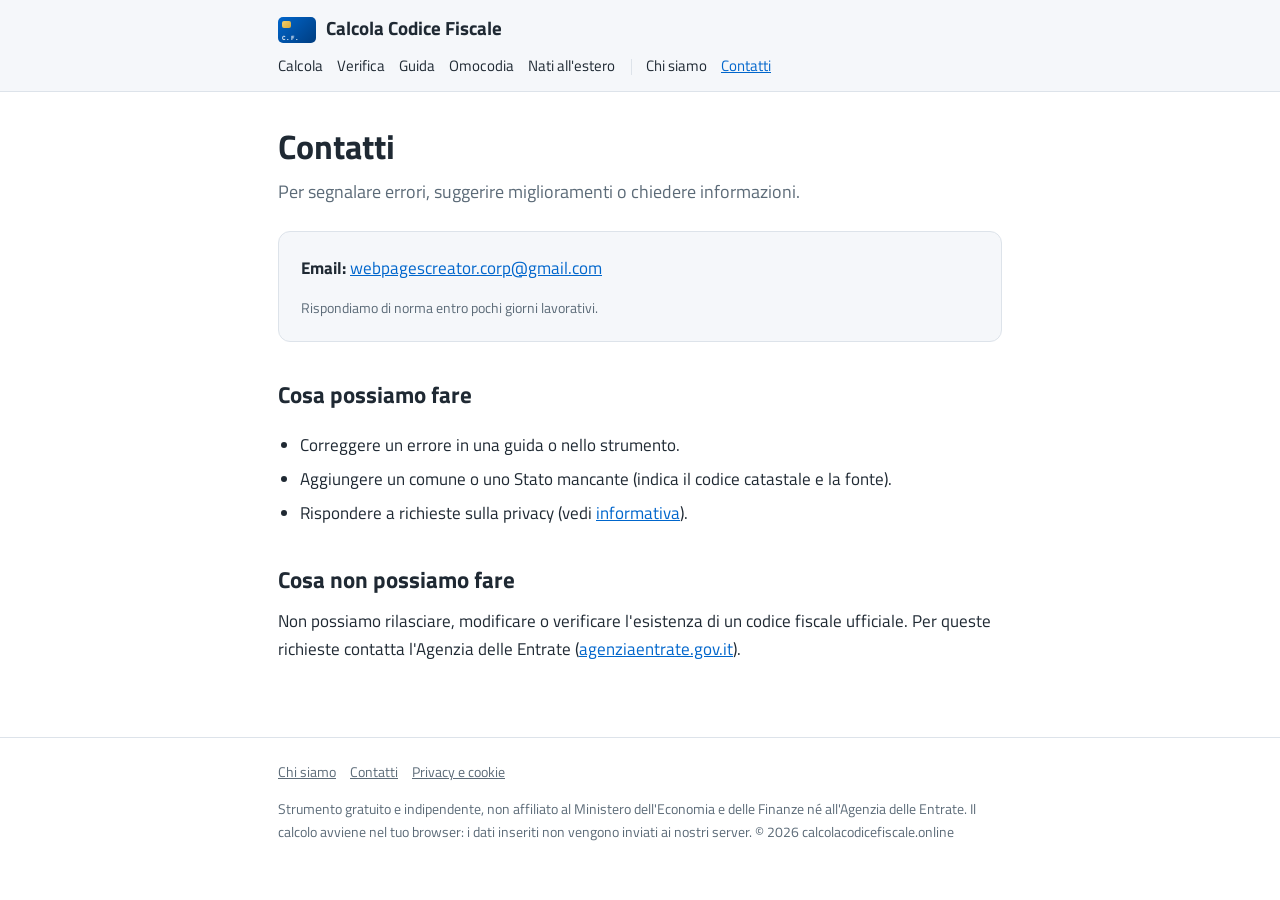
<file: contatti.html>
<!DOCTYPE html>
<html lang="it">
<head>
<script async src="https://pagead2.googlesyndication.com/pagead/js/adsbygoogle.js?client=ca-pub-8710456647650538" crossorigin="anonymous"></script>
<meta charset="UTF-8">
<meta name="viewport" content="width=device-width, initial-scale=1, viewport-fit=cover">
<link rel="icon" type="image/svg+xml" href="[data-uri]">
<title>Contatti — Calcola Codice Fiscale</title>
<meta name="description" content="Come contattarci per segnalare errori, proporre miglioramenti o chiedere informazioni sul sito.">
<link rel="canonical" href="https://calcolacodicefiscale.online/contatti.html">
<meta name="robots" content="index, follow">
<meta property="og:type" content="website"><meta property="og:url" content="https://calcolacodicefiscale.online/contatti.html"><meta property="og:title" content="Contatti — Calcola Codice Fiscale"><meta property="og:description" content="Come contattarci per segnalare errori, proporre miglioramenti o chiedere informazioni sul sito."><meta property="og:locale" content="it_IT">

<link rel="preconnect" href="https://fonts.googleapis.com"><link rel="preconnect" href="https://fonts.gstatic.com" crossorigin>
<link href="https://fonts.googleapis.com/css2?family=Titillium+Web:wght@400;600;700&family=IBM+Plex+Mono:wght@500;600&display=swap" rel="stylesheet">
<style>:root{--ink:#1F2933;--paper:#fff;--paper2:#F5F7FA;--accent:#0066CC;--line:#DDE3EA;--muted:#5C6B78}
@media (prefers-color-scheme:dark){:root{--ink:#EAEEF2;--paper:#0E1A26;--paper2:#152534;--line:#28394A;--muted:#93A4B3;--accent:#4DA3FF}}
*{box-sizing:border-box}html{scroll-padding-top:env(safe-area-inset-top,0px)}
body{margin:0;background:var(--paper);color:var(--ink);font-family:'Titillium Web',system-ui,sans-serif;font-size:17px;line-height:1.65;padding:env(safe-area-inset-top,0px) 0 env(safe-area-inset-bottom,0px)}
.wrap{max-width:760px;margin:0 auto;padding:0 18px}
header.site{border-bottom:1px solid var(--line);background:var(--paper2)}
header.site .wrap{display:flex;flex-wrap:wrap;align-items:center;justify-content:space-between;gap:8px 20px;padding-top:12px;padding-bottom:12px}
.brand{font-weight:700;font-size:19px;color:var(--ink);text-decoration:none}
nav a{color:var(--ink);text-decoration:none;margin-right:14px;font-size:15px;white-space:nowrap}
nav a:hover,nav a.on{color:var(--accent);text-decoration:underline}
main{padding:34px 0 20px}
h1{font-size:clamp(26px,5vw,34px);line-height:1.2;margin:0 0 10px}
h2{font-size:23px;margin:34px 0 8px}h3{font-size:18px;margin:22px 0 6px}
.lead{color:var(--muted);font-size:18px;margin:0 0 24px}
a{color:var(--accent)}p{margin:0 0 14px}ul,ol{padding-left:22px}li{margin-bottom:6px}
.card{background:var(--paper2);border:1px solid var(--line);border-radius:12px;padding:22px;margin:20px 0}
.grid{display:grid;grid-template-columns:1fr 1fr;gap:14px}
@media(max-width:560px){.grid{grid-template-columns:1fr}}
label{display:block;font-size:14px;font-weight:600;margin-bottom:5px}
input,select{width:100%;font:inherit;color:var(--ink);background:var(--paper);border:1px solid var(--line);border-radius:8px;padding:10px 12px}
input:focus,select:focus{outline:2px solid var(--accent)}
button{font:inherit;font-weight:600;color:#fff;background:var(--accent);border:0;border-radius:8px;padding:11px 22px;cursor:pointer;margin-top:18px}
button.ghost{background:transparent;color:var(--ink);border:1px solid var(--line);padding:6px 14px;margin-top:12px;font-size:14px}
.res{display:none;text-align:center;border:2px solid var(--accent)}
.mono,.cf{font-family:'IBM Plex Mono',ui-monospace,monospace}
.cf{font-size:clamp(20px,5vw,30px);font-weight:600;letter-spacing:.06em;word-break:break-all;margin:6px 0}
.err{color:#C0392B;font-size:14px;display:none;margin-top:12px}
.muted{color:var(--muted)}.small{font-size:14px}
table{border-collapse:collapse;width:100%;margin:12px 0 18px;font-size:15px}
th,td{border:1px solid var(--line);padding:7px 10px;text-align:left}th{background:var(--paper2)}
.tbl{overflow-x:auto}
.cards{display:grid;grid-template-columns:repeat(auto-fit,minmax(210px,1fr));gap:14px;margin:18px 0}
.cards a{display:block;border:1px solid var(--line);border-radius:10px;padding:14px;text-decoration:none;color:var(--ink);background:var(--paper2)}
.cards a b{display:block;color:var(--accent);margin-bottom:4px}
.note{border-left:4px solid var(--accent);padding:8px 14px;background:var(--paper2);margin:18px 0}
footer.site{border-top:1px solid var(--line);margin-top:40px;padding:22px 0 30px;font-size:14px;color:var(--muted)}
footer.site a{color:var(--muted);margin-right:14px}
.sep{display:inline-block;width:1px;height:16px;background:var(--line);margin:0 14px 0 2px;vertical-align:middle}
@media(max-width:560px){.sep{display:none}}
.logo{position:relative;display:inline-block;width:38px;height:26px;border-radius:5px;background:linear-gradient(135deg,var(--accent),#003D80);overflow:hidden;vertical-align:middle;margin-right:10px;flex:none}
.logo i{position:absolute;top:4px;left:4px;width:9px;height:7px;border-radius:2px;background:linear-gradient(135deg,#F5D06B,#D9A93B)}
.logo b{position:absolute;bottom:2px;left:4px;right:4px;font:600 6px/1 'IBM Plex Mono',monospace;color:#fff;letter-spacing:.06em}
.logo.big{width:64px;height:44px;border-radius:7px;margin:4px 0 0}
.logo.big i{top:7px;left:7px;width:14px;height:10px}.logo.big b{font-size:9px;bottom:4px;left:7px}
.hero{display:flex;gap:16px;align-items:flex-start}
</style>
</head>
<body>
<header class="site"><div class="wrap"><a class="brand" href="index.html"><span class="logo" aria-hidden="true"><i></i><b>C.F.</b></span>Calcola Codice Fiscale</a><nav><a href="index.html">Calcola</a><a href="verifica-codice-fiscale.html">Verifica</a><a href="come-si-calcola-il-codice-fiscale.html">Guida</a><a href="omocodia.html">Omocodia</a><a href="codice-fiscale-nati-estero.html">Nati all'estero</a><span class="sep"></span><a href="chi-siamo.html">Chi siamo</a><a href="contatti.html" class=on>Contatti</a></nav></div></header>
<main><div class="wrap">
<h1>Contatti</h1>
<p class="lead">Per segnalare errori, suggerire miglioramenti o chiedere informazioni.</p>
<div class="card"><p><b>Email:</b> <a href="mailto:webpagescreator.corp@gmail.com">webpagescreator.corp@gmail.com</a></p><p class="small muted" style="margin:0">Rispondiamo di norma entro pochi giorni lavorativi.</p></div>
<h2>Cosa possiamo fare</h2><ul><li>Correggere un errore in una guida o nello strumento.</li><li>Aggiungere un comune o uno Stato mancante (indica il codice catastale e la fonte).</li><li>Rispondere a richieste sulla privacy (vedi <a href="privacy-policy.html">informativa</a>).</li></ul>
<h2>Cosa non possiamo fare</h2><p>Non possiamo rilasciare, modificare o verificare l'esistenza di un codice fiscale ufficiale. Per queste richieste contatta l'Agenzia delle Entrate (<a href="https://www.agenziaentrate.gov.it" rel="noopener" target="_blank">agenziaentrate.gov.it</a>).</p>
</div></main>
<footer class="site"><div class="wrap"><p><a href="chi-siamo.html">Chi siamo</a><a href="contatti.html">Contatti</a><a href="privacy-policy.html">Privacy e cookie</a></p><p>Strumento gratuito e indipendente, non affiliato al Ministero dell'Economia e delle Finanze né all'Agenzia delle Entrate. Il calcolo avviene nel tuo browser: i dati inseriti non vengono inviati ai nostri server. © 2026 calcolacodicefiscale.online</p></div></footer>

</body></html>
</file>
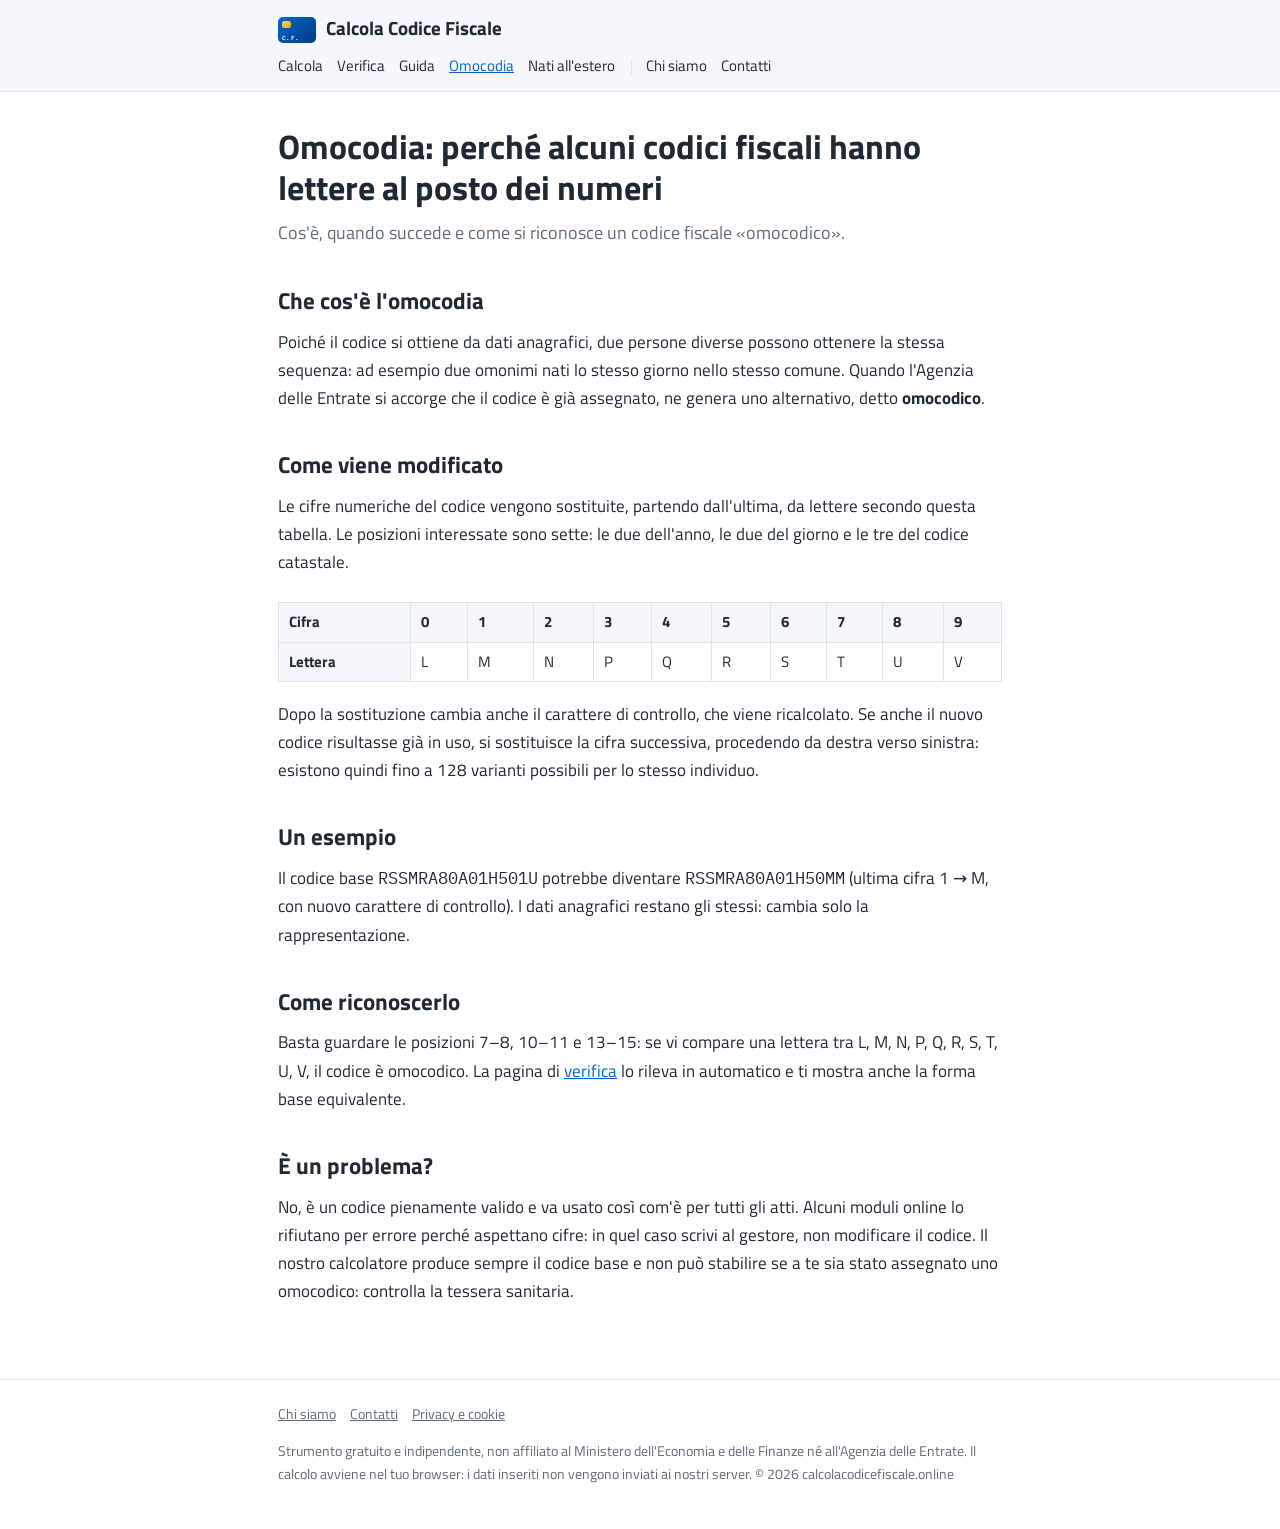
<file: omocodia.html>
<!DOCTYPE html>
<html lang="it">
<head>
<script async src="https://pagead2.googlesyndication.com/pagead/js/adsbygoogle.js?client=ca-pub-8710456647650538" crossorigin="anonymous"></script>
<meta charset="UTF-8">
<meta name="viewport" content="width=device-width, initial-scale=1, viewport-fit=cover">
<link rel="icon" type="image/svg+xml" href="[data-uri]">
<title>Omocodia codice fiscale: cos'è e come si riconosce</title>
<meta name="description" content="Cos'è l'omocodia nel codice fiscale, tabella di sostituzione cifre-lettere, esempio e come riconoscere un codice omocodico.">
<link rel="canonical" href="https://calcolacodicefiscale.online/omocodia.html">
<meta name="robots" content="index, follow">
<meta property="og:type" content="website"><meta property="og:url" content="https://calcolacodicefiscale.online/omocodia.html"><meta property="og:title" content="Omocodia codice fiscale: cos'è e come si riconosce"><meta property="og:description" content="Cos'è l'omocodia nel codice fiscale, tabella di sostituzione cifre-lettere, esempio e come riconoscere un codice omocodico."><meta property="og:locale" content="it_IT">

<link rel="preconnect" href="https://fonts.googleapis.com"><link rel="preconnect" href="https://fonts.gstatic.com" crossorigin>
<link href="https://fonts.googleapis.com/css2?family=Titillium+Web:wght@400;600;700&family=IBM+Plex+Mono:wght@500;600&display=swap" rel="stylesheet">
<style>:root{--ink:#1F2933;--paper:#fff;--paper2:#F5F7FA;--accent:#0066CC;--line:#DDE3EA;--muted:#5C6B78}
@media (prefers-color-scheme:dark){:root{--ink:#EAEEF2;--paper:#0E1A26;--paper2:#152534;--line:#28394A;--muted:#93A4B3;--accent:#4DA3FF}}
*{box-sizing:border-box}html{scroll-padding-top:env(safe-area-inset-top,0px)}
body{margin:0;background:var(--paper);color:var(--ink);font-family:'Titillium Web',system-ui,sans-serif;font-size:17px;line-height:1.65;padding:env(safe-area-inset-top,0px) 0 env(safe-area-inset-bottom,0px)}
.wrap{max-width:760px;margin:0 auto;padding:0 18px}
header.site{border-bottom:1px solid var(--line);background:var(--paper2)}
header.site .wrap{display:flex;flex-wrap:wrap;align-items:center;justify-content:space-between;gap:8px 20px;padding-top:12px;padding-bottom:12px}
.brand{font-weight:700;font-size:19px;color:var(--ink);text-decoration:none}
nav a{color:var(--ink);text-decoration:none;margin-right:14px;font-size:15px;white-space:nowrap}
nav a:hover,nav a.on{color:var(--accent);text-decoration:underline}
main{padding:34px 0 20px}
h1{font-size:clamp(26px,5vw,34px);line-height:1.2;margin:0 0 10px}
h2{font-size:23px;margin:34px 0 8px}h3{font-size:18px;margin:22px 0 6px}
.lead{color:var(--muted);font-size:18px;margin:0 0 24px}
a{color:var(--accent)}p{margin:0 0 14px}ul,ol{padding-left:22px}li{margin-bottom:6px}
.card{background:var(--paper2);border:1px solid var(--line);border-radius:12px;padding:22px;margin:20px 0}
.grid{display:grid;grid-template-columns:1fr 1fr;gap:14px}
@media(max-width:560px){.grid{grid-template-columns:1fr}}
label{display:block;font-size:14px;font-weight:600;margin-bottom:5px}
input,select{width:100%;font:inherit;color:var(--ink);background:var(--paper);border:1px solid var(--line);border-radius:8px;padding:10px 12px}
input:focus,select:focus{outline:2px solid var(--accent)}
button{font:inherit;font-weight:600;color:#fff;background:var(--accent);border:0;border-radius:8px;padding:11px 22px;cursor:pointer;margin-top:18px}
button.ghost{background:transparent;color:var(--ink);border:1px solid var(--line);padding:6px 14px;margin-top:12px;font-size:14px}
.res{display:none;text-align:center;border:2px solid var(--accent)}
.mono,.cf{font-family:'IBM Plex Mono',ui-monospace,monospace}
.cf{font-size:clamp(20px,5vw,30px);font-weight:600;letter-spacing:.06em;word-break:break-all;margin:6px 0}
.err{color:#C0392B;font-size:14px;display:none;margin-top:12px}
.muted{color:var(--muted)}.small{font-size:14px}
table{border-collapse:collapse;width:100%;margin:12px 0 18px;font-size:15px}
th,td{border:1px solid var(--line);padding:7px 10px;text-align:left}th{background:var(--paper2)}
.tbl{overflow-x:auto}
.cards{display:grid;grid-template-columns:repeat(auto-fit,minmax(210px,1fr));gap:14px;margin:18px 0}
.cards a{display:block;border:1px solid var(--line);border-radius:10px;padding:14px;text-decoration:none;color:var(--ink);background:var(--paper2)}
.cards a b{display:block;color:var(--accent);margin-bottom:4px}
.note{border-left:4px solid var(--accent);padding:8px 14px;background:var(--paper2);margin:18px 0}
footer.site{border-top:1px solid var(--line);margin-top:40px;padding:22px 0 30px;font-size:14px;color:var(--muted)}
footer.site a{color:var(--muted);margin-right:14px}
.sep{display:inline-block;width:1px;height:16px;background:var(--line);margin:0 14px 0 2px;vertical-align:middle}
@media(max-width:560px){.sep{display:none}}
.logo{position:relative;display:inline-block;width:38px;height:26px;border-radius:5px;background:linear-gradient(135deg,var(--accent),#003D80);overflow:hidden;vertical-align:middle;margin-right:10px;flex:none}
.logo i{position:absolute;top:4px;left:4px;width:9px;height:7px;border-radius:2px;background:linear-gradient(135deg,#F5D06B,#D9A93B)}
.logo b{position:absolute;bottom:2px;left:4px;right:4px;font:600 6px/1 'IBM Plex Mono',monospace;color:#fff;letter-spacing:.06em}
.logo.big{width:64px;height:44px;border-radius:7px;margin:4px 0 0}
.logo.big i{top:7px;left:7px;width:14px;height:10px}.logo.big b{font-size:9px;bottom:4px;left:7px}
.hero{display:flex;gap:16px;align-items:flex-start}
</style>
</head>
<body>
<header class="site"><div class="wrap"><a class="brand" href="index.html"><span class="logo" aria-hidden="true"><i></i><b>C.F.</b></span>Calcola Codice Fiscale</a><nav><a href="index.html">Calcola</a><a href="verifica-codice-fiscale.html">Verifica</a><a href="come-si-calcola-il-codice-fiscale.html">Guida</a><a href="omocodia.html" class=on>Omocodia</a><a href="codice-fiscale-nati-estero.html">Nati all'estero</a><span class="sep"></span><a href="chi-siamo.html">Chi siamo</a><a href="contatti.html">Contatti</a></nav></div></header>
<main><div class="wrap">
<h1>Omocodia: perché alcuni codici fiscali hanno lettere al posto dei numeri</h1>
<p class="lead">Cos'è, quando succede e come si riconosce un codice fiscale «omocodico».</p>
<h2>Che cos'è l'omocodia</h2>
<p>Poiché il codice si ottiene da dati anagrafici, due persone diverse possono ottenere la stessa sequenza: ad esempio due omonimi nati lo stesso giorno nello stesso comune. Quando l'Agenzia delle Entrate si accorge che il codice è già assegnato, ne genera uno alternativo, detto <b>omocodico</b>.</p>
<h2>Come viene modificato</h2>
<p>Le cifre numeriche del codice vengono sostituite, partendo dall'ultima, da lettere secondo questa tabella. Le posizioni interessate sono sette: le due dell'anno, le due del giorno e le tre del codice catastale.</p>
<div class="tbl"><table><tr><th>Cifra</th><th>0</th><th>1</th><th>2</th><th>3</th><th>4</th><th>5</th><th>6</th><th>7</th><th>8</th><th>9</th></tr><tr><th>Lettera</th><td>L</td><td>M</td><td>N</td><td>P</td><td>Q</td><td>R</td><td>S</td><td>T</td><td>U</td><td>V</td></tr></table></div>
<p>Dopo la sostituzione cambia anche il carattere di controllo, che viene ricalcolato. Se anche il nuovo codice risultasse già in uso, si sostituisce la cifra successiva, procedendo da destra verso sinistra: esistono quindi fino a 128 varianti possibili per lo stesso individuo.</p>
<h2>Un esempio</h2>
<p>Il codice base <span class="mono">RSSMRA80A01H501U</span> potrebbe diventare <span class="mono">RSSMRA80A01H50MM</span> (ultima cifra 1 → M, con nuovo carattere di controllo). I dati anagrafici restano gli stessi: cambia solo la rappresentazione.</p>
<h2>Come riconoscerlo</h2>
<p>Basta guardare le posizioni 7–8, 10–11 e 13–15: se vi compare una lettera tra L, M, N, P, Q, R, S, T, U, V, il codice è omocodico. La pagina di <a href="verifica-codice-fiscale.html">verifica</a> lo rileva in automatico e ti mostra anche la forma base equivalente.</p>
<h2>È un problema?</h2>
<p>No, è un codice pienamente valido e va usato così com'è per tutti gli atti. Alcuni moduli online lo rifiutano per errore perché aspettano cifre: in quel caso scrivi al gestore, non modificare il codice. Il nostro calcolatore produce sempre il codice base e non può stabilire se a te sia stato assegnato uno omocodico: controlla la tessera sanitaria.</p>
</div></main>
<footer class="site"><div class="wrap"><p><a href="chi-siamo.html">Chi siamo</a><a href="contatti.html">Contatti</a><a href="privacy-policy.html">Privacy e cookie</a></p><p>Strumento gratuito e indipendente, non affiliato al Ministero dell'Economia e delle Finanze né all'Agenzia delle Entrate. Il calcolo avviene nel tuo browser: i dati inseriti non vengono inviati ai nostri server. © 2026 calcolacodicefiscale.online</p></div></footer>

</body></html>
</file>
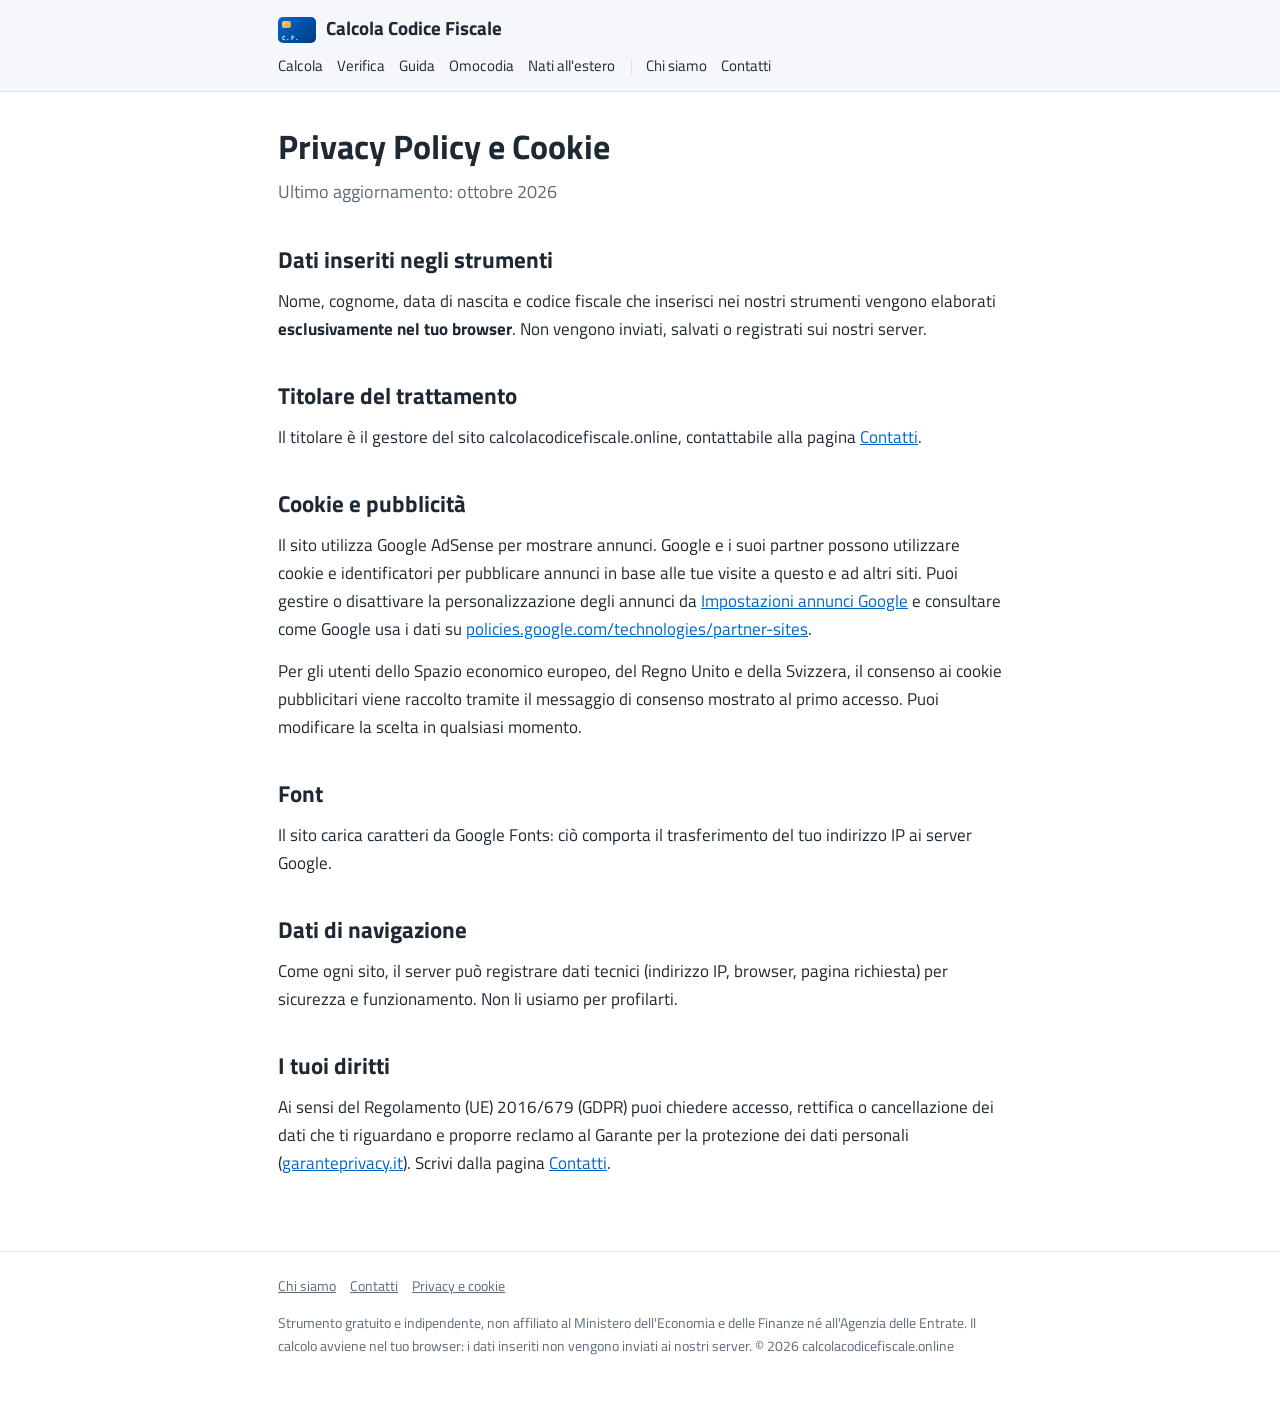
<file: privacy-policy.html>
<!DOCTYPE html>
<html lang="it">
<head>
<script async src="https://pagead2.googlesyndication.com/pagead/js/adsbygoogle.js?client=ca-pub-8710456647650538" crossorigin="anonymous"></script>
<meta charset="UTF-8">
<meta name="viewport" content="width=device-width, initial-scale=1, viewport-fit=cover">
<link rel="icon" type="image/svg+xml" href="[data-uri]">
<title>Privacy Policy e Cookie — Calcola Codice Fiscale</title>
<meta name="description" content="Informativa sulla privacy e sui cookie di calcolacodicefiscale.online, incluso l'uso di Google AdSense.">
<link rel="canonical" href="https://calcolacodicefiscale.online/privacy-policy.html">
<meta name="robots" content="index, follow">
<meta property="og:type" content="website"><meta property="og:url" content="https://calcolacodicefiscale.online/privacy-policy.html"><meta property="og:title" content="Privacy Policy e Cookie — Calcola Codice Fiscale"><meta property="og:description" content="Informativa sulla privacy e sui cookie di calcolacodicefiscale.online, incluso l'uso di Google AdSense."><meta property="og:locale" content="it_IT">

<link rel="preconnect" href="https://fonts.googleapis.com"><link rel="preconnect" href="https://fonts.gstatic.com" crossorigin>
<link href="https://fonts.googleapis.com/css2?family=Titillium+Web:wght@400;600;700&family=IBM+Plex+Mono:wght@500;600&display=swap" rel="stylesheet">
<style>:root{--ink:#1F2933;--paper:#fff;--paper2:#F5F7FA;--accent:#0066CC;--line:#DDE3EA;--muted:#5C6B78}
@media (prefers-color-scheme:dark){:root{--ink:#EAEEF2;--paper:#0E1A26;--paper2:#152534;--line:#28394A;--muted:#93A4B3;--accent:#4DA3FF}}
*{box-sizing:border-box}html{scroll-padding-top:env(safe-area-inset-top,0px)}
body{margin:0;background:var(--paper);color:var(--ink);font-family:'Titillium Web',system-ui,sans-serif;font-size:17px;line-height:1.65;padding:env(safe-area-inset-top,0px) 0 env(safe-area-inset-bottom,0px)}
.wrap{max-width:760px;margin:0 auto;padding:0 18px}
header.site{border-bottom:1px solid var(--line);background:var(--paper2)}
header.site .wrap{display:flex;flex-wrap:wrap;align-items:center;justify-content:space-between;gap:8px 20px;padding-top:12px;padding-bottom:12px}
.brand{font-weight:700;font-size:19px;color:var(--ink);text-decoration:none}
nav a{color:var(--ink);text-decoration:none;margin-right:14px;font-size:15px;white-space:nowrap}
nav a:hover,nav a.on{color:var(--accent);text-decoration:underline}
main{padding:34px 0 20px}
h1{font-size:clamp(26px,5vw,34px);line-height:1.2;margin:0 0 10px}
h2{font-size:23px;margin:34px 0 8px}h3{font-size:18px;margin:22px 0 6px}
.lead{color:var(--muted);font-size:18px;margin:0 0 24px}
a{color:var(--accent)}p{margin:0 0 14px}ul,ol{padding-left:22px}li{margin-bottom:6px}
.card{background:var(--paper2);border:1px solid var(--line);border-radius:12px;padding:22px;margin:20px 0}
.grid{display:grid;grid-template-columns:1fr 1fr;gap:14px}
@media(max-width:560px){.grid{grid-template-columns:1fr}}
label{display:block;font-size:14px;font-weight:600;margin-bottom:5px}
input,select{width:100%;font:inherit;color:var(--ink);background:var(--paper);border:1px solid var(--line);border-radius:8px;padding:10px 12px}
input:focus,select:focus{outline:2px solid var(--accent)}
button{font:inherit;font-weight:600;color:#fff;background:var(--accent);border:0;border-radius:8px;padding:11px 22px;cursor:pointer;margin-top:18px}
button.ghost{background:transparent;color:var(--ink);border:1px solid var(--line);padding:6px 14px;margin-top:12px;font-size:14px}
.res{display:none;text-align:center;border:2px solid var(--accent)}
.mono,.cf{font-family:'IBM Plex Mono',ui-monospace,monospace}
.cf{font-size:clamp(20px,5vw,30px);font-weight:600;letter-spacing:.06em;word-break:break-all;margin:6px 0}
.err{color:#C0392B;font-size:14px;display:none;margin-top:12px}
.muted{color:var(--muted)}.small{font-size:14px}
table{border-collapse:collapse;width:100%;margin:12px 0 18px;font-size:15px}
th,td{border:1px solid var(--line);padding:7px 10px;text-align:left}th{background:var(--paper2)}
.tbl{overflow-x:auto}
.cards{display:grid;grid-template-columns:repeat(auto-fit,minmax(210px,1fr));gap:14px;margin:18px 0}
.cards a{display:block;border:1px solid var(--line);border-radius:10px;padding:14px;text-decoration:none;color:var(--ink);background:var(--paper2)}
.cards a b{display:block;color:var(--accent);margin-bottom:4px}
.note{border-left:4px solid var(--accent);padding:8px 14px;background:var(--paper2);margin:18px 0}
footer.site{border-top:1px solid var(--line);margin-top:40px;padding:22px 0 30px;font-size:14px;color:var(--muted)}
footer.site a{color:var(--muted);margin-right:14px}
.sep{display:inline-block;width:1px;height:16px;background:var(--line);margin:0 14px 0 2px;vertical-align:middle}
@media(max-width:560px){.sep{display:none}}
.logo{position:relative;display:inline-block;width:38px;height:26px;border-radius:5px;background:linear-gradient(135deg,var(--accent),#003D80);overflow:hidden;vertical-align:middle;margin-right:10px;flex:none}
.logo i{position:absolute;top:4px;left:4px;width:9px;height:7px;border-radius:2px;background:linear-gradient(135deg,#F5D06B,#D9A93B)}
.logo b{position:absolute;bottom:2px;left:4px;right:4px;font:600 6px/1 'IBM Plex Mono',monospace;color:#fff;letter-spacing:.06em}
.logo.big{width:64px;height:44px;border-radius:7px;margin:4px 0 0}
.logo.big i{top:7px;left:7px;width:14px;height:10px}.logo.big b{font-size:9px;bottom:4px;left:7px}
.hero{display:flex;gap:16px;align-items:flex-start}
</style>
</head>
<body>
<header class="site"><div class="wrap"><a class="brand" href="index.html"><span class="logo" aria-hidden="true"><i></i><b>C.F.</b></span>Calcola Codice Fiscale</a><nav><a href="index.html">Calcola</a><a href="verifica-codice-fiscale.html">Verifica</a><a href="come-si-calcola-il-codice-fiscale.html">Guida</a><a href="omocodia.html">Omocodia</a><a href="codice-fiscale-nati-estero.html">Nati all'estero</a><span class="sep"></span><a href="chi-siamo.html">Chi siamo</a><a href="contatti.html">Contatti</a></nav></div></header>
<main><div class="wrap">
<h1>Privacy Policy e Cookie</h1>
<p class="lead">Ultimo aggiornamento: ottobre 2026</p>
<h2>Dati inseriti negli strumenti</h2>
<p>Nome, cognome, data di nascita e codice fiscale che inserisci nei nostri strumenti vengono elaborati <b>esclusivamente nel tuo browser</b>. Non vengono inviati, salvati o registrati sui nostri server.</p>
<h2>Titolare del trattamento</h2>
<p>Il titolare è il gestore del sito calcolacodicefiscale.online, contattabile alla pagina <a href="contatti.html">Contatti</a>.</p>
<h2>Cookie e pubblicità</h2>
<p>Il sito utilizza Google AdSense per mostrare annunci. Google e i suoi partner possono utilizzare cookie e identificatori per pubblicare annunci in base alle tue visite a questo e ad altri siti. Puoi gestire o disattivare la personalizzazione degli annunci da <a href="https://adssettings.google.com" rel="noopener" target="_blank">Impostazioni annunci Google</a> e consultare come Google usa i dati su <a href="https://policies.google.com/technologies/partner-sites" rel="noopener" target="_blank">policies.google.com/technologies/partner-sites</a>.</p>
<p>Per gli utenti dello Spazio economico europeo, del Regno Unito e della Svizzera, il consenso ai cookie pubblicitari viene raccolto tramite il messaggio di consenso mostrato al primo accesso. Puoi modificare la scelta in qualsiasi momento.</p>
<h2>Font</h2><p>Il sito carica caratteri da Google Fonts: ciò comporta il trasferimento del tuo indirizzo IP ai server Google.</p>
<h2>Dati di navigazione</h2><p>Come ogni sito, il server può registrare dati tecnici (indirizzo IP, browser, pagina richiesta) per sicurezza e funzionamento. Non li usiamo per profilarti.</p>
<h2>I tuoi diritti</h2><p>Ai sensi del Regolamento (UE) 2016/679 (GDPR) puoi chiedere accesso, rettifica o cancellazione dei dati che ti riguardano e proporre reclamo al Garante per la protezione dei dati personali (<a href="https://www.garanteprivacy.it" rel="noopener" target="_blank">garanteprivacy.it</a>). Scrivi dalla pagina <a href="contatti.html">Contatti</a>.</p>
</div></main>
<footer class="site"><div class="wrap"><p><a href="chi-siamo.html">Chi siamo</a><a href="contatti.html">Contatti</a><a href="privacy-policy.html">Privacy e cookie</a></p><p>Strumento gratuito e indipendente, non affiliato al Ministero dell'Economia e delle Finanze né all'Agenzia delle Entrate. Il calcolo avviene nel tuo browser: i dati inseriti non vengono inviati ai nostri server. © 2026 calcolacodicefiscale.online</p></div></footer>

</body></html>
</file>
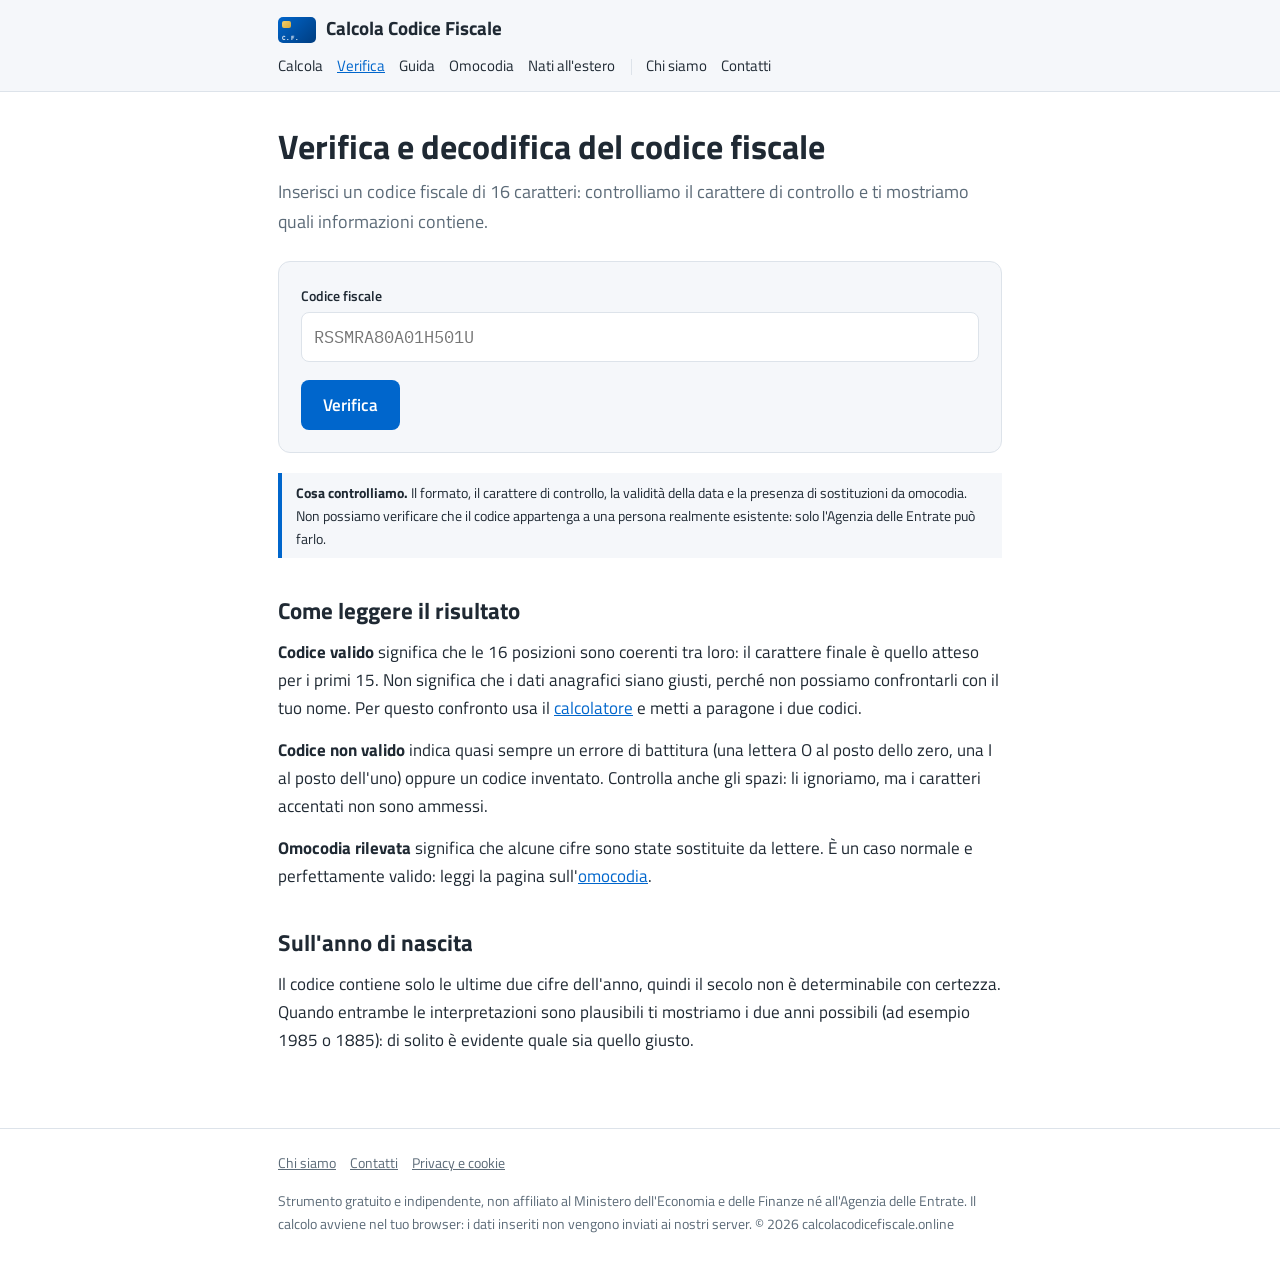
<file: verifica-codice-fiscale.html>
<!DOCTYPE html>
<html lang="it">
<head>
<script async src="https://pagead2.googlesyndication.com/pagead/js/adsbygoogle.js?client=ca-pub-8710456647650538" crossorigin="anonymous"></script>
<meta charset="UTF-8">
<meta name="viewport" content="width=device-width, initial-scale=1, viewport-fit=cover">
<link rel="icon" type="image/svg+xml" href="[data-uri]">
<title>Verifica codice fiscale online — controllo e decodifica</title>
<meta name="description" content="Verifica se un codice fiscale è corretto e decodificalo: data di nascita, sesso, luogo, carattere di controllo e omocodia. Gratis, nel browser.">
<link rel="canonical" href="https://calcolacodicefiscale.online/verifica-codice-fiscale.html">
<meta name="robots" content="index, follow">
<meta property="og:type" content="website"><meta property="og:url" content="https://calcolacodicefiscale.online/verifica-codice-fiscale.html"><meta property="og:title" content="Verifica codice fiscale online — controllo e decodifica"><meta property="og:description" content="Verifica se un codice fiscale è corretto e decodificalo: data di nascita, sesso, luogo, carattere di controllo e omocodia. Gratis, nel browser."><meta property="og:locale" content="it_IT">

<link rel="preconnect" href="https://fonts.googleapis.com"><link rel="preconnect" href="https://fonts.gstatic.com" crossorigin>
<link href="https://fonts.googleapis.com/css2?family=Titillium+Web:wght@400;600;700&family=IBM+Plex+Mono:wght@500;600&display=swap" rel="stylesheet">
<style>:root{--ink:#1F2933;--paper:#fff;--paper2:#F5F7FA;--accent:#0066CC;--line:#DDE3EA;--muted:#5C6B78}
@media (prefers-color-scheme:dark){:root{--ink:#EAEEF2;--paper:#0E1A26;--paper2:#152534;--line:#28394A;--muted:#93A4B3;--accent:#4DA3FF}}
*{box-sizing:border-box}html{scroll-padding-top:env(safe-area-inset-top,0px)}
body{margin:0;background:var(--paper);color:var(--ink);font-family:'Titillium Web',system-ui,sans-serif;font-size:17px;line-height:1.65;padding:env(safe-area-inset-top,0px) 0 env(safe-area-inset-bottom,0px)}
.wrap{max-width:760px;margin:0 auto;padding:0 18px}
header.site{border-bottom:1px solid var(--line);background:var(--paper2)}
header.site .wrap{display:flex;flex-wrap:wrap;align-items:center;justify-content:space-between;gap:8px 20px;padding-top:12px;padding-bottom:12px}
.brand{font-weight:700;font-size:19px;color:var(--ink);text-decoration:none}
nav a{color:var(--ink);text-decoration:none;margin-right:14px;font-size:15px;white-space:nowrap}
nav a:hover,nav a.on{color:var(--accent);text-decoration:underline}
main{padding:34px 0 20px}
h1{font-size:clamp(26px,5vw,34px);line-height:1.2;margin:0 0 10px}
h2{font-size:23px;margin:34px 0 8px}h3{font-size:18px;margin:22px 0 6px}
.lead{color:var(--muted);font-size:18px;margin:0 0 24px}
a{color:var(--accent)}p{margin:0 0 14px}ul,ol{padding-left:22px}li{margin-bottom:6px}
.card{background:var(--paper2);border:1px solid var(--line);border-radius:12px;padding:22px;margin:20px 0}
.grid{display:grid;grid-template-columns:1fr 1fr;gap:14px}
@media(max-width:560px){.grid{grid-template-columns:1fr}}
label{display:block;font-size:14px;font-weight:600;margin-bottom:5px}
input,select{width:100%;font:inherit;color:var(--ink);background:var(--paper);border:1px solid var(--line);border-radius:8px;padding:10px 12px}
input:focus,select:focus{outline:2px solid var(--accent)}
button{font:inherit;font-weight:600;color:#fff;background:var(--accent);border:0;border-radius:8px;padding:11px 22px;cursor:pointer;margin-top:18px}
button.ghost{background:transparent;color:var(--ink);border:1px solid var(--line);padding:6px 14px;margin-top:12px;font-size:14px}
.res{display:none;text-align:center;border:2px solid var(--accent)}
.mono,.cf{font-family:'IBM Plex Mono',ui-monospace,monospace}
.cf{font-size:clamp(20px,5vw,30px);font-weight:600;letter-spacing:.06em;word-break:break-all;margin:6px 0}
.err{color:#C0392B;font-size:14px;display:none;margin-top:12px}
.muted{color:var(--muted)}.small{font-size:14px}
table{border-collapse:collapse;width:100%;margin:12px 0 18px;font-size:15px}
th,td{border:1px solid var(--line);padding:7px 10px;text-align:left}th{background:var(--paper2)}
.tbl{overflow-x:auto}
.cards{display:grid;grid-template-columns:repeat(auto-fit,minmax(210px,1fr));gap:14px;margin:18px 0}
.cards a{display:block;border:1px solid var(--line);border-radius:10px;padding:14px;text-decoration:none;color:var(--ink);background:var(--paper2)}
.cards a b{display:block;color:var(--accent);margin-bottom:4px}
.note{border-left:4px solid var(--accent);padding:8px 14px;background:var(--paper2);margin:18px 0}
footer.site{border-top:1px solid var(--line);margin-top:40px;padding:22px 0 30px;font-size:14px;color:var(--muted)}
footer.site a{color:var(--muted);margin-right:14px}
.sep{display:inline-block;width:1px;height:16px;background:var(--line);margin:0 14px 0 2px;vertical-align:middle}
@media(max-width:560px){.sep{display:none}}
.logo{position:relative;display:inline-block;width:38px;height:26px;border-radius:5px;background:linear-gradient(135deg,var(--accent),#003D80);overflow:hidden;vertical-align:middle;margin-right:10px;flex:none}
.logo i{position:absolute;top:4px;left:4px;width:9px;height:7px;border-radius:2px;background:linear-gradient(135deg,#F5D06B,#D9A93B)}
.logo b{position:absolute;bottom:2px;left:4px;right:4px;font:600 6px/1 'IBM Plex Mono',monospace;color:#fff;letter-spacing:.06em}
.logo.big{width:64px;height:44px;border-radius:7px;margin:4px 0 0}
.logo.big i{top:7px;left:7px;width:14px;height:10px}.logo.big b{font-size:9px;bottom:4px;left:7px}
.hero{display:flex;gap:16px;align-items:flex-start}
</style>
</head>
<body>
<header class="site"><div class="wrap"><a class="brand" href="index.html"><span class="logo" aria-hidden="true"><i></i><b>C.F.</b></span>Calcola Codice Fiscale</a><nav><a href="index.html">Calcola</a><a href="verifica-codice-fiscale.html" class=on>Verifica</a><a href="come-si-calcola-il-codice-fiscale.html">Guida</a><a href="omocodia.html">Omocodia</a><a href="codice-fiscale-nati-estero.html">Nati all'estero</a><span class="sep"></span><a href="chi-siamo.html">Chi siamo</a><a href="contatti.html">Contatti</a></nav></div></header>
<main><div class="wrap">
<h1>Verifica e decodifica del codice fiscale</h1>
<p class="lead">Inserisci un codice fiscale di 16 caratteri: controlliamo il carattere di controllo e ti mostriamo quali informazioni contiene.</p>
<div class="card"><label for="cf">Codice fiscale</label><input id="cf" class="mono" maxlength="16" placeholder="RSSMRA80A01H501U" style="text-transform:uppercase" autocomplete="off"><button id="vai">Verifica</button></div>
<div id="out" class="card res" style="text-align:left"></div>
<div class="note small"><b>Cosa controlliamo.</b> Il formato, il carattere di controllo, la validità della data e la presenza di sostituzioni da omocodia. Non possiamo verificare che il codice appartenga a una persona realmente esistente: solo l'Agenzia delle Entrate può farlo.</div>
<h2>Come leggere il risultato</h2>
<p><b>Codice valido</b> significa che le 16 posizioni sono coerenti tra loro: il carattere finale è quello atteso per i primi 15. Non significa che i dati anagrafici siano giusti, perché non possiamo confrontarli con il tuo nome. Per questo confronto usa il <a href="index.html">calcolatore</a> e metti a paragone i due codici.</p>
<p><b>Codice non valido</b> indica quasi sempre un errore di battitura (una lettera O al posto dello zero, una I al posto dell'uno) oppure un codice inventato. Controlla anche gli spazi: li ignoriamo, ma i caratteri accentati non sono ammessi.</p>
<p><b>Omocodia rilevata</b> significa che alcune cifre sono state sostituite da lettere. È un caso normale e perfettamente valido: leggi la pagina sull'<a href="omocodia.html">omocodia</a>.</p>
<h2>Sull'anno di nascita</h2>
<p>Il codice contiene solo le ultime due cifre dell'anno, quindi il secolo non è determinabile con certezza. Quando entrambe le interpretazioni sono plausibili ti mostriamo i due anni possibili (ad esempio 1985 o 1885): di solito è evidente quale sia quello giusto.</p>
</div></main>
<footer class="site"><div class="wrap"><p><a href="chi-siamo.html">Chi siamo</a><a href="contatti.html">Contatti</a><a href="privacy-policy.html">Privacy e cookie</a></p><p>Strumento gratuito e indipendente, non affiliato al Ministero dell'Economia e delle Finanze né all'Agenzia delle Entrate. Il calcolo avviene nel tuo browser: i dati inseriti non vengono inviati ai nostri server. © 2026 calcolacodicefiscale.online</p></div></footer>
<script>/* Libreria codice fiscale: calcolo, verifica, decodifica (con omocodia) */
const CF={
 V:'AEIOU',
 MESI:'ABCDEHLMPRST',
 OMO:'LMNPQRSTUV',
 POS_OMO:[6,7,9,10,12,13,14],
 DISP:{0:1,1:0,2:5,3:7,4:9,5:13,6:15,7:17,8:19,9:21,A:1,B:0,C:5,D:7,E:9,F:13,G:15,H:17,I:19,J:21,K:2,L:4,M:18,N:20,O:11,P:3,Q:6,R:8,S:12,T:14,U:16,V:10,W:22,X:25,Y:24,Z:23},
 norm(s){return s.toUpperCase().replace(/[ÀÁÂÄ]/g,'A').replace(/[ÈÉÊË]/g,'E').replace(/[ÌÍÎÏ]/g,'I').replace(/[ÒÓÔÖ]/g,'O').replace(/[ÙÚÛÜ]/g,'U').replace(/[^A-Z]/g,'')},
 cons(s){return [...s].filter(c=>!CF.V.includes(c)).join('')},
 voc(s){return [...s].filter(c=>CF.V.includes(c)).join('')},
 cognome(v){const s=CF.norm(v);return (CF.cons(s)+CF.voc(s)+'XXX').slice(0,3)},
 nome(v){const s=CF.norm(v),c=CF.cons(s);if(c.length>=4)return c[0]+c[2]+c[3];return (c+CF.voc(s)+'XXX').slice(0,3)},
 dataOk(y,m,d){const t=new Date(Date.UTC(y,m-1,d));return t.getUTCFullYear()===y&&t.getUTCMonth()===m-1&&t.getUTCDate()===d},
 data(iso,sesso){const [y,m,d]=iso.split('-').map(Number);return String(y).slice(-2).padStart(2,'0')+CF.MESI[m-1]+String(d+(sesso==='F'?40:0)).padStart(2,'0')},
 ctrl(c15){let s=0;for(let i=0;i<15;i++){const ch=c15[i];s+=(i%2===0)?CF.DISP[ch]:(/\d/.test(ch)?+ch:ch.charCodeAt(0)-65)}return String.fromCharCode(65+s%26)},
 calcola(n,c,iso,sesso,belfiore){const k=CF.cognome(c)+CF.nome(n)+CF.data(iso,sesso)+belfiore;return k+CF.ctrl(k)},
 /* decodifica: restituisce {ok, errori[], ...} */
 decodifica(raw){
  const cf=raw.toUpperCase().replace(/\s/g,''),err=[];
  if(!/^[A-Z]{6}[0-9LMNPQRSTUV]{2}[A-Z][0-9LMNPQRSTUV]{2}[A-Z][0-9LMNPQRSTUV]{3}[A-Z]$/.test(cf))return{ok:false,errori:['Formato non valido: servono 16 caratteri nella sequenza corretta (6 lettere, 2 cifre, 1 lettera, 2 cifre, 1 lettera, 3 cifre, 1 lettera).']};
  let omo=false,a=[...cf];
  CF.POS_OMO.forEach(i=>{const p=CF.OMO.indexOf(a[i]);if(p>=0){omo=true;a[i]=String(p)}});
  const n=a.join(''),att=CF.ctrl(cf.slice(0,15));
  if(att!==cf[15])err.push('Il carattere di controllo non corrisponde (atteso '+att+'): il codice contiene un errore.');
  const mese=CF.MESI.indexOf(n[8])+1;if(!mese)err.push('Lettera del mese non valida.');
  let g=+n.slice(9,11),sesso='M';if(g>40){sesso='F';g-=40}
  const yy=+n.slice(6,8),anno=yy+(yy<=new Date().getFullYear()%100?2000:1900);
  if(mese&&!CF.dataOk(anno,mese,g)&&!CF.dataOk(anno-100,mese,g))err.push('Giorno non valido per il mese indicato.');
  return{ok:!err.length,errori:err,cf,omocodia:omo,sesso,giorno:g,mese,annoA:anno,annoB:anno-100,belfiore:n.slice(11,15),cognome:cf.slice(0,3),nome:cf.slice(3,6),normale:n.slice(0,15)+CF.ctrl(n.slice(0,15))}
 }
};
const COMUNI=[["Roma","H501"],["Milano","F205"],["Napoli","F839"],["Torino","L219"],["Palermo","G273"],["Genova","D969"],["Bologna","A944"],["Firenze","D612"],["Bari","A662"],["Venezia","L736"],["Verona","L781"],["Catania","C351"],["Padova","G224"],["Trieste","L424"],["Brescia","B157"],["Prato","G999"],["Taranto","L049"],["Reggio Calabria","H224"],["Reggio nell'Emilia","H223"],["Perugia","G478"],["Livorno","E625"],["Cagliari","B354"],["Foggia","D643"],["Rimini","H294"],["Salerno","H703"],["Ferrara","D548"],["Sassari","I452"],["Latina","E472"],["Pescara","G482"],["Monza","F704"],["Bergamo","A794"],["Ancona","A271"],["Novara","F952"],["Piacenza","G535"],["Udine","L483"],["Lecce","E506"],["Trento","L378"],["Vicenza","L840"],["Terni","L117"],["Como","C933"],["Siena","I726"],
["Aosta","A326"],["Bolzano","A952"],["Campobasso","B519"],["Potenza","G942"],["Catanzaro","C352"],["L'Aquila","A345"],["Cosenza","D086"],["Messina","F158"],["Siracusa","I754"],["Parma","G337"],["Modena","F257"],["Ravenna","H199"],["Arezzo","A390"],["Pisa","G702"],["Lucca","E715"],["Pistoia","G713"],["La Spezia","E463"],["Savona","I480"],["Varese","L682"],["Cremona","D150"],["Mantova","E897"],["Pavia","G388"],["Treviso","L407"],["Belluno","A757"],["Pordenone","G888"],["Gorizia","E098"],["Cuneo","D205"],["Asti","A479"],["Alessandria","A182"],["Brindisi","B180"],["Caserta","B963"],["Avellino","A509"],["Benevento","A783"],["Viterbo","M082"],["Rieti","H282"],["Frosinone","D810"],["Macerata","E783"],["Teramo","L103"],["Chieti","C632"],["Nuoro","F979"],["Oristano","G113"],["Trapani","L331"],["Agrigento","A089"],["Ragusa","H163"],["Matera","F052"],["Isernia","E335"],["Imperia","E290"],["Biella","A859"],["Vercelli","L750"],["Lodi","E648"],["Sondrio","I829"],["Rovigo","H620"],["Grosseto","E202"],["Forlì","D704"],["Cesena","C573"],["Massa","F023"],["Lecco","E507"],["Crotone","D122"]];
const STATI=[["Albania","Z100"],["Algeria","Z301"],["Argentina","Z600"],["Austria","Z102"],["Bangladesh","Z249"],["Belgio","Z103"],["Brasile","Z602"],["Canada","Z401"],["Cina","Z210"],["Colombia","Z604"],["Croazia","Z149"],["Ecuador","Z605"],["Egitto","Z336"],["Filippine","Z216"],["Francia","Z110"],["Germania","Z112"],["Ghana","Z318"],["Grecia","Z115"],["India","Z222"],["Marocco","Z330"],["Messico","Z514"],["Moldova","Z140"],["Nigeria","Z335"],["Paesi Bassi","Z126"],["Pakistan","Z223"],["Perù","Z611"],["Polonia","Z127"],["Portogallo","Z128"],["Regno Unito","Z114"],["Romania","Z129"],["Russia","Z154"],["Senegal","Z343"],["Spagna","Z131"],["Stati Uniti","Z404"],["Svizzera","Z133"],["Tunisia","Z352"],["Turchia","Z243"],["Ucraina","Z138"],["Venezuela","Z614"]];
function riempiLuoghi(sel){
 const og=(l,arr)=>{const g=document.createElement('optgroup');g.label=l;arr.slice().sort((a,b)=>a[0].localeCompare(b[0],'it')).forEach(([n,c])=>{const o=document.createElement('option');o.value=c;o.textContent=n;g.appendChild(o)});sel.appendChild(g)};
 og('Comuni italiani',COMUNI);og('Stati esteri',STATI);
 const g=document.createElement('optgroup');g.label='Altro';const o=document.createElement('option');o.value='ALTRO';o.textContent='Altro luogo (inserisci il codice)…';g.appendChild(o);sel.appendChild(g);
}

/* Code 39: pattern a 9 elementi (barra,spazio,...) 1 = largo, 0 = stretto */
CF.C39={'0':'000110100','1':'100100001','2':'001100001','3':'101100000','4':'000110001','5':'100110000','6':'001110000','7':'000100101','8':'100100100','9':'001100100','A':'100001001','B':'001001001','C':'101001000','D':'000011001','E':'100011000','F':'001011000','G':'000001101','H':'100001100','I':'001001100','J':'000011100','K':'100000011','L':'001000011','M':'101000010','N':'000010011','O':'100010010','P':'001010010','Q':'000000111','R':'100000110','S':'001000110','T':'000010110','U':'110000001','V':'011000001','W':'111000000','X':'010010001','Y':'110010000','Z':'011010000','*':'010010100'};
CF.barcode=function(text){
 const N=2,W=5,Q=20,H=64,t='*'+text+'*';let x=Q,bars='';
 for(const ch of t){const p=CF.C39[ch];if(!p)return '';
  for(let i=0;i<9;i++){const w=p[i]==='1'?W:N;if(i%2===0)bars+='<rect x="'+x+'" y="0" width="'+w+'" height="'+H+'"/>';x+=w}
  x+=N}
 const tot=x-N+Q;
 return '<svg xmlns="http://www.w3.org/2000/svg" viewBox="0 0 '+tot+' '+(H+22)+'" role="img" aria-label="Codice a barre Code 39 di '+text+'" style="max-width:100%;width:'+Math.min(tot,420)+'px;height:auto;background:#fff;border-radius:6px"><g fill="#000">'+bars+'</g><text x="'+tot/2+'" y="'+(H+16)+'" text-anchor="middle" font-family="IBM Plex Mono,monospace" font-size="13" fill="#000" letter-spacing="2">'+text+'</text></svg>';
};
</script><script>
const $=id=>document.getElementById(id);
const MN=['gennaio','febbraio','marzo','aprile','maggio','giugno','luglio','agosto','settembre','ottobre','novembre','dicembre'];
function nomeLuogo(b){const f=COMUNI.concat(STATI).find(x=>x[1]===b);return f?f[0]+' ('+b+')':'codice catastale '+b+' (non presente nel nostro elenco)'}
function esegui(){
 const r=CF.decodifica($('cf').value),o=$('out');o.style.display='block';
 if(r.errori&&!r.mese&&!r.giorno&&r.errori[0].startsWith('Formato')){o.innerHTML='<p><b style="color:#C0392B">Codice non valido.</b></p><p>'+r.errori[0]+'</p>';return}
 let h='<p><b style="color:'+(r.ok?'#1E8449':'#C0392B')+'">'+(r.ok?'Codice formalmente valido.':'Codice non valido.')+'</b></p>';
 if(r.errori.length)h+='<ul>'+r.errori.map(e=>'<li>'+e+'</li>').join('')+'</ul>';
 const estero=r.belfiore[0]==='Z';
 h+='<div class="tbl"><table><tr><th>Dato</th><th>Valore</th></tr><tr><td>Cognome (3 lettere)</td><td class="mono">'+r.cognome+'</td></tr><tr><td>Nome (3 lettere)</td><td class="mono">'+r.nome+'</td></tr><tr><td>Sesso</td><td>'+(r.sesso==='F'?'Femminile':'Maschile')+'</td></tr>'
 +'<tr><td>Data di nascita</td><td>'+r.giorno+' '+(MN[r.mese-1]||'?')+' '+r.annoA+' oppure '+r.annoB+'</td></tr>'
 +'<tr><td>Luogo di nascita</td><td>'+nomeLuogo(r.belfiore)+(estero?' — nato all\'estero':'')+'</td></tr>'
 +'<tr><td>Omocodia</td><td>'+(r.omocodia?'Sì: cifre sostituite da lettere. Forma «base» equivalente: <span class="mono">'+r.normale+'</span>':'No')+'</td></tr></table></div>';
 if(r.ok)h+='<p class="small muted">Codice a barre (Code 39):</p>'+CF.barcode(r.cf);
 o.innerHTML=h;
}
$('vai').onclick=esegui;$('cf').addEventListener('keydown',e=>{if(e.key==='Enter')esegui()});
</script>
</body></html>
</file>
